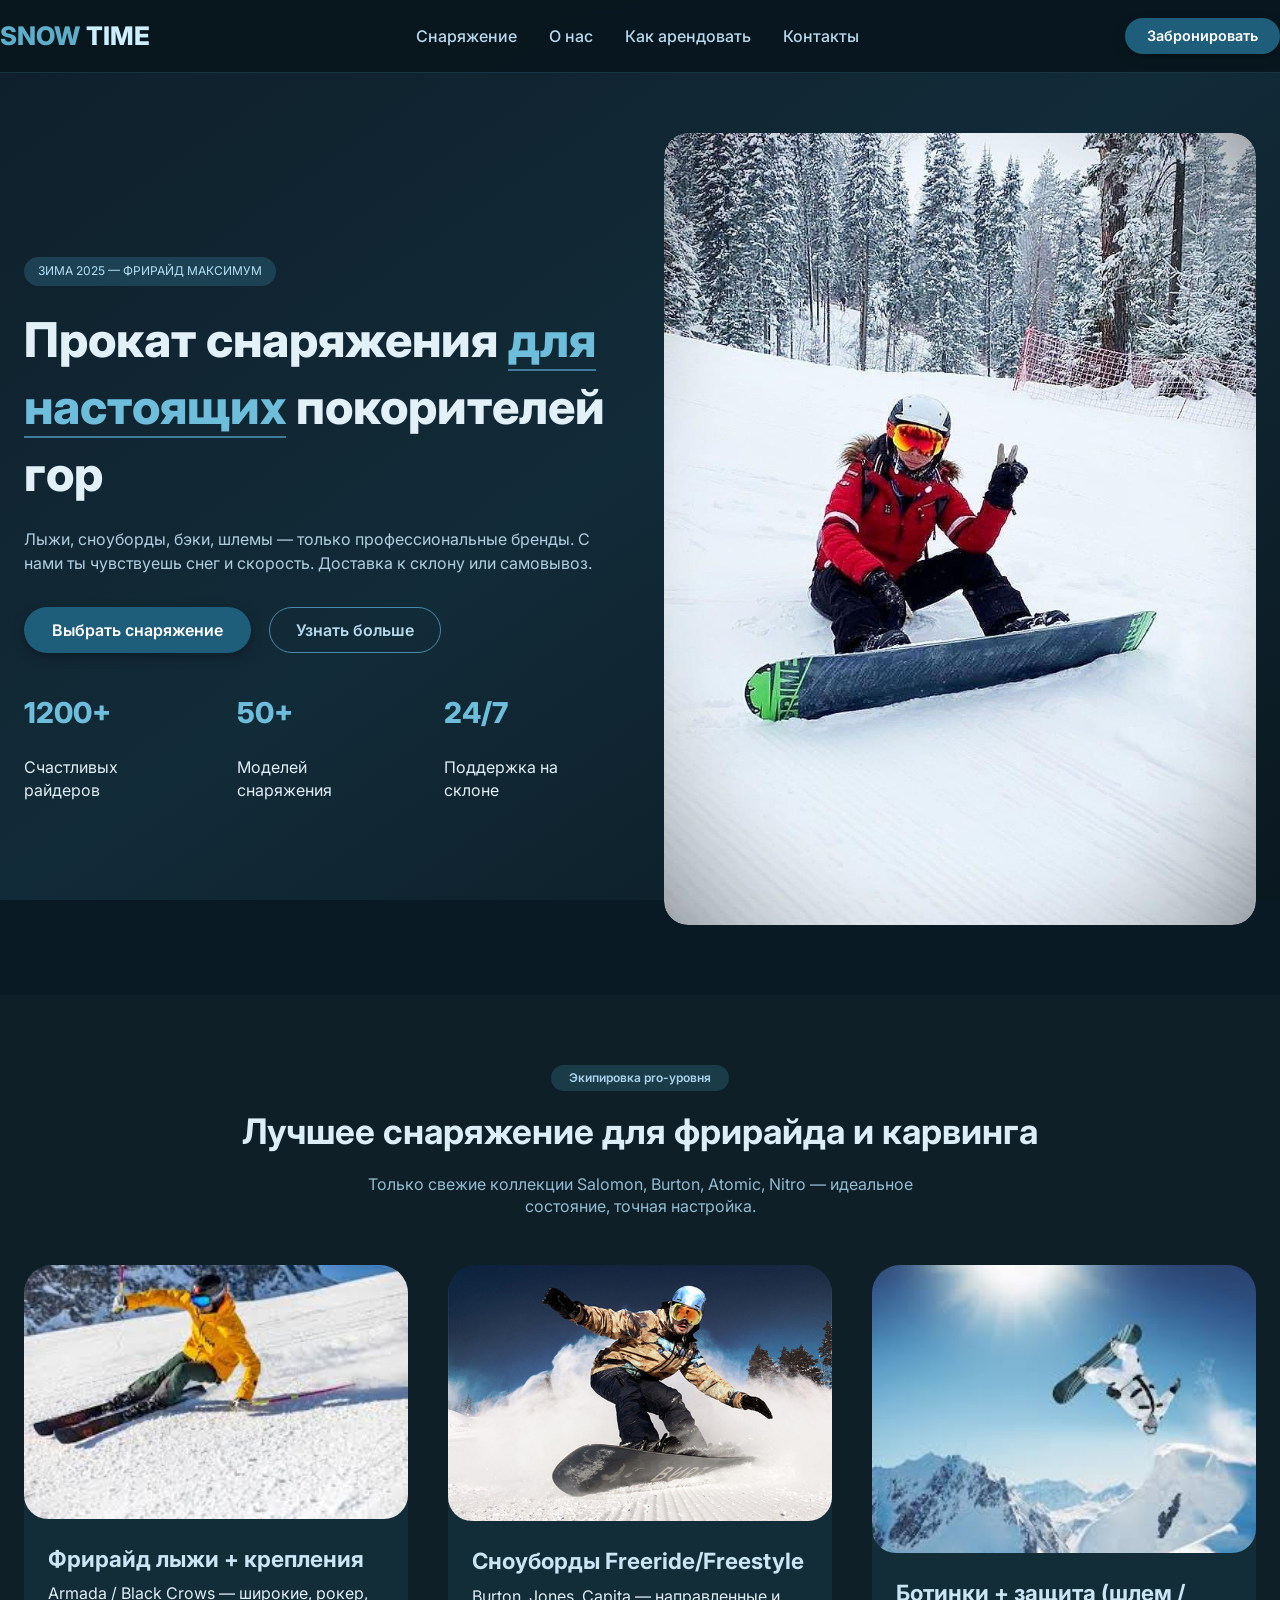
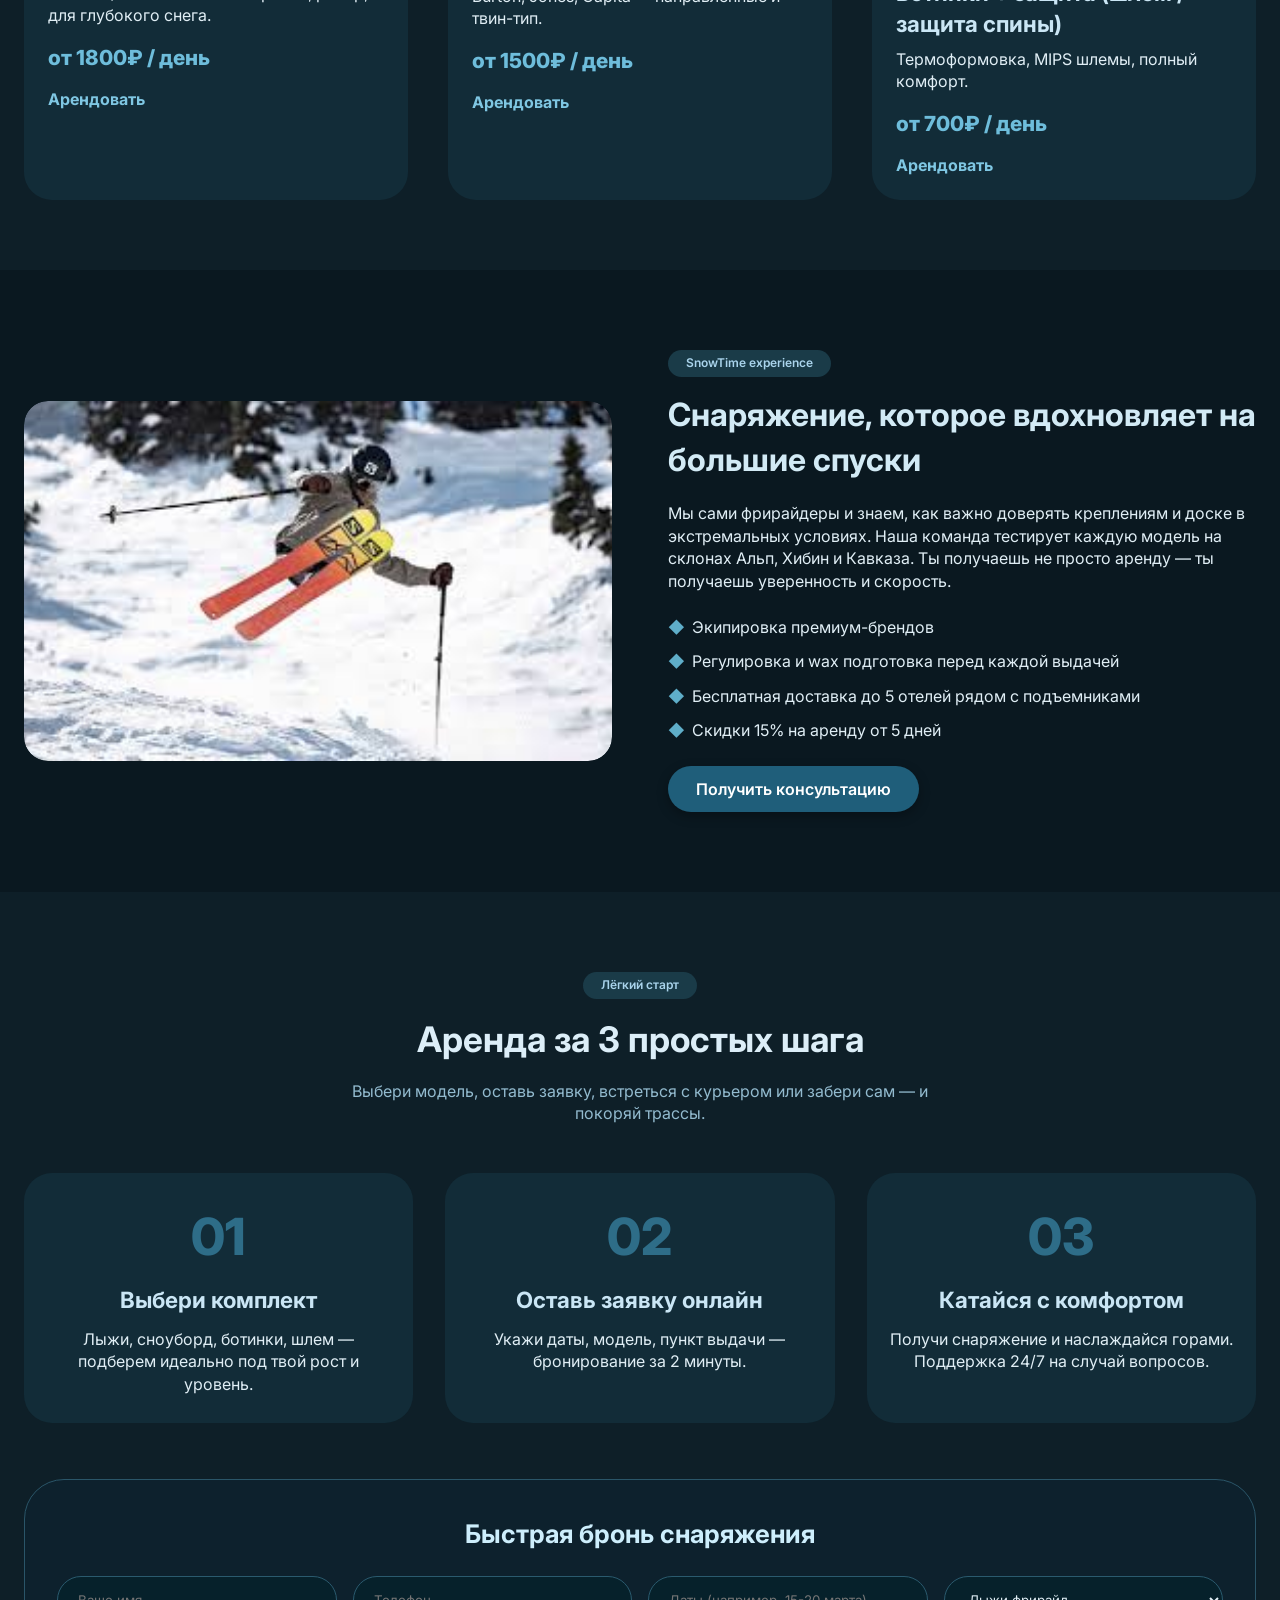
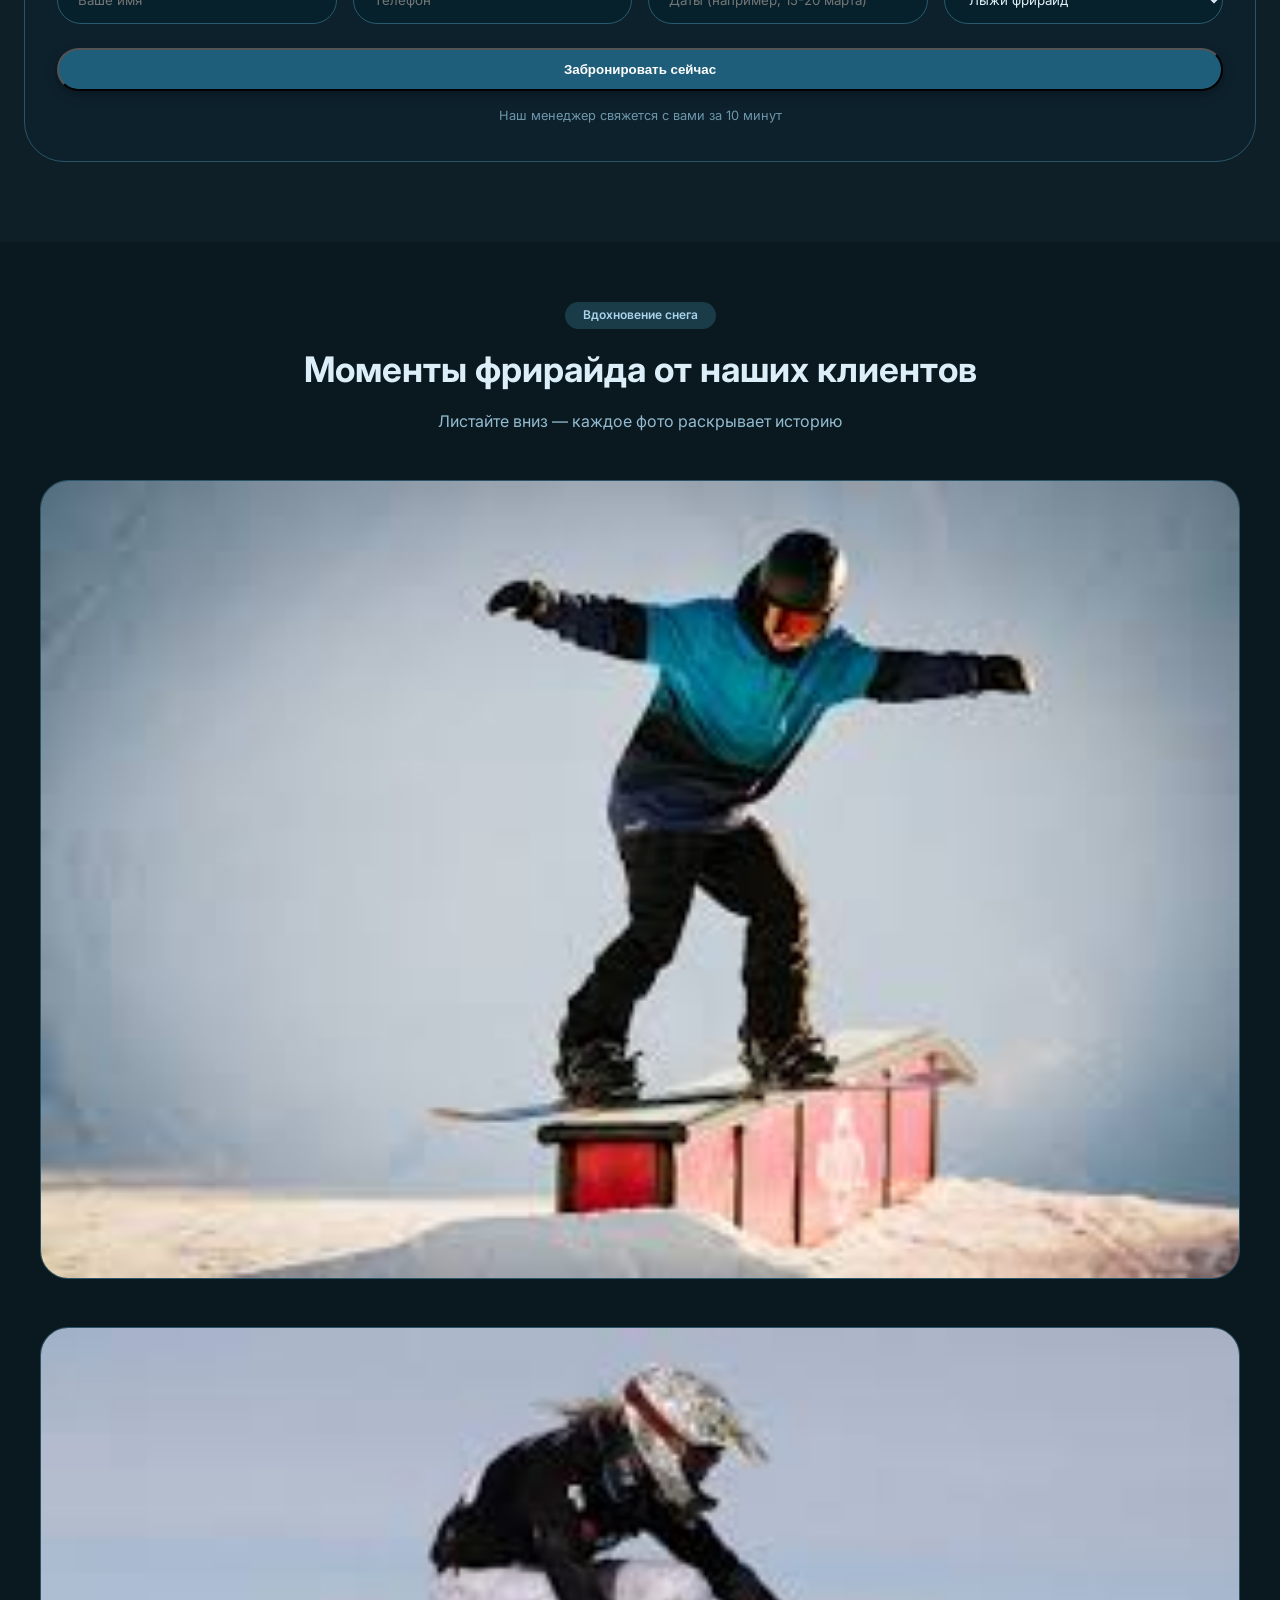
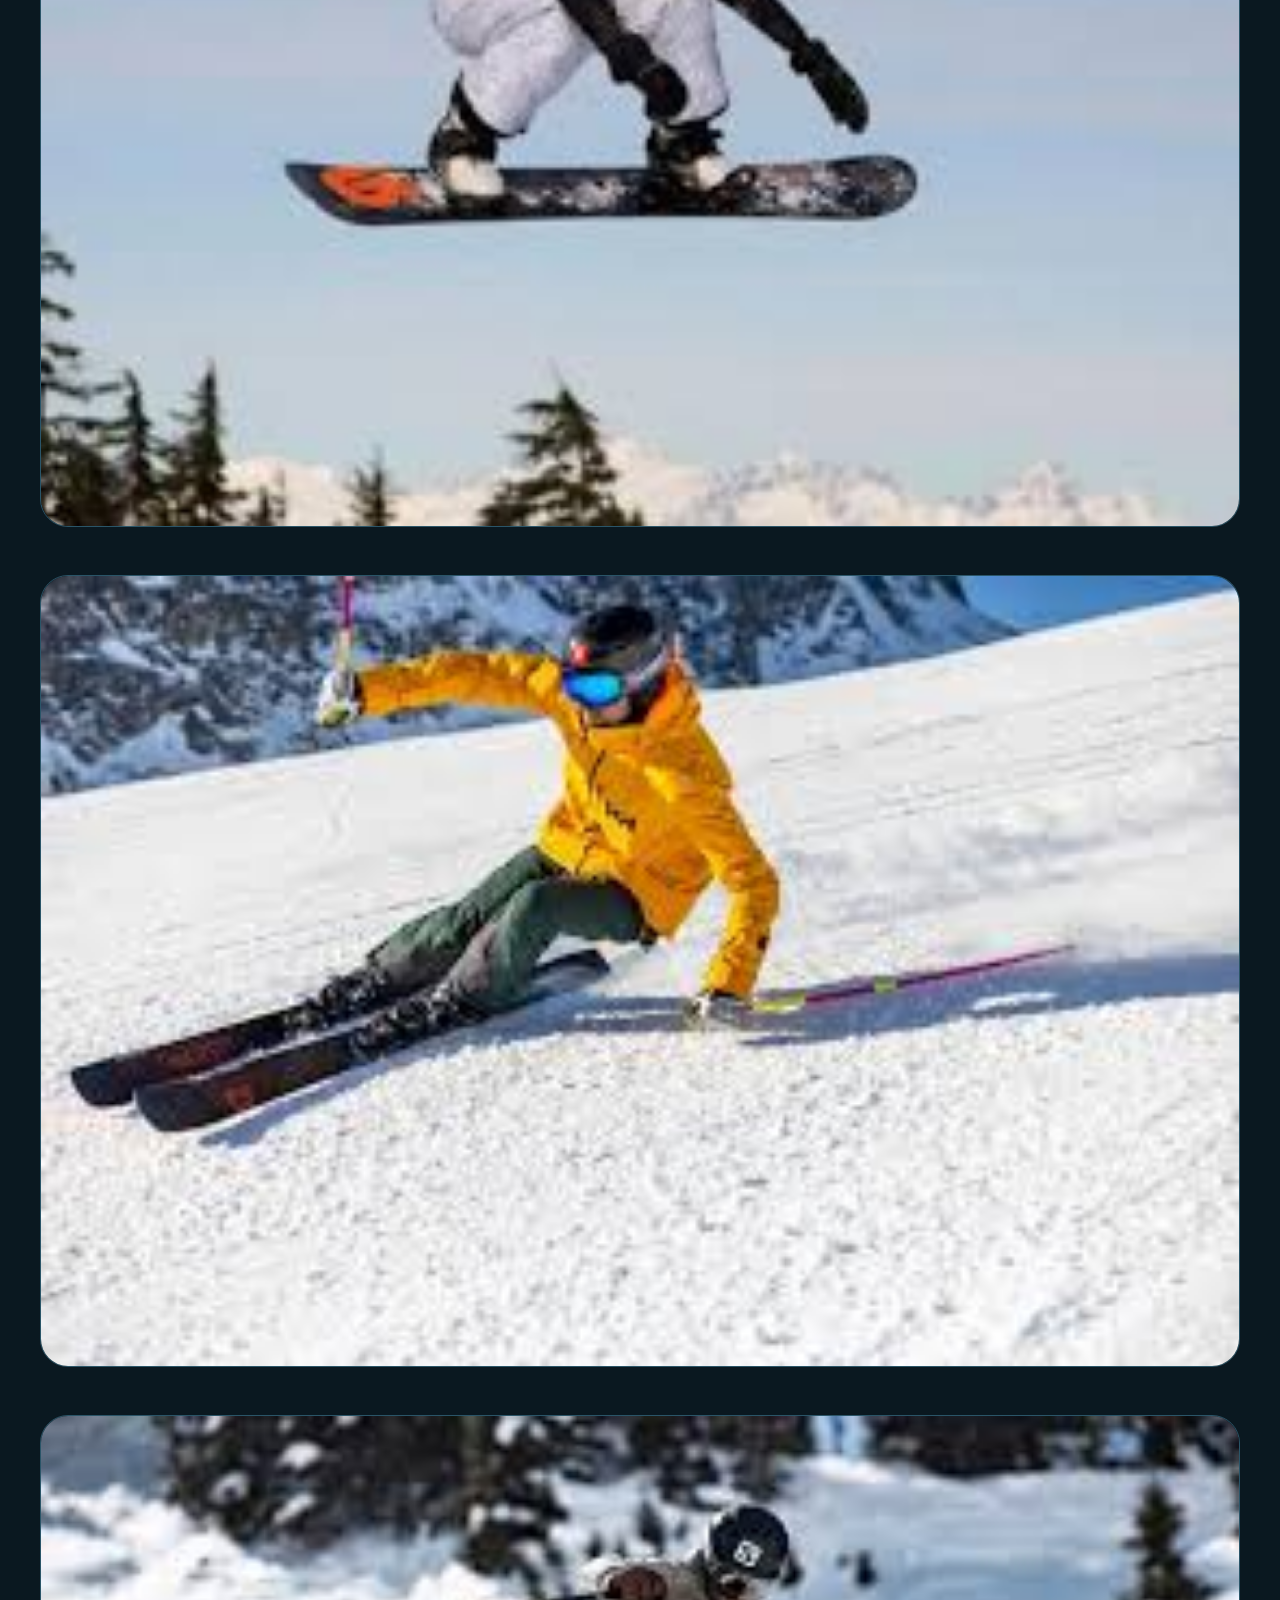
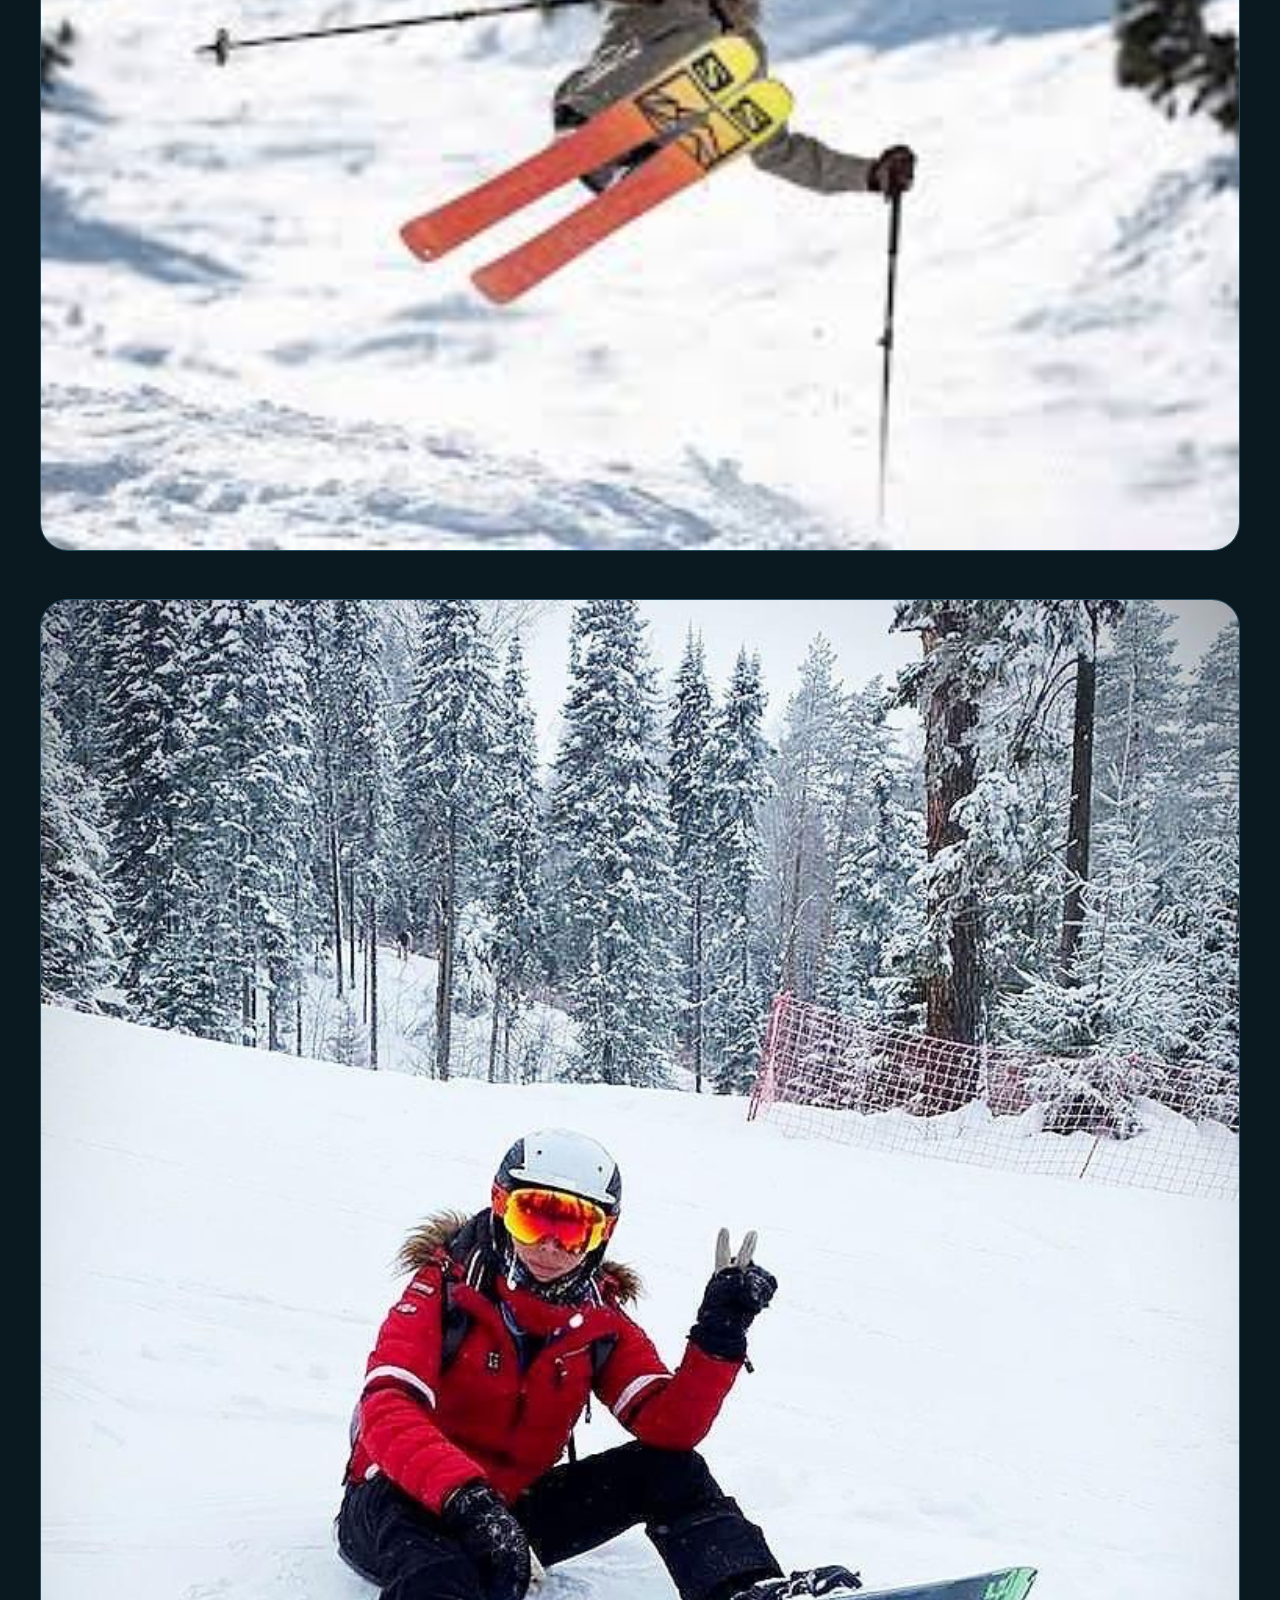
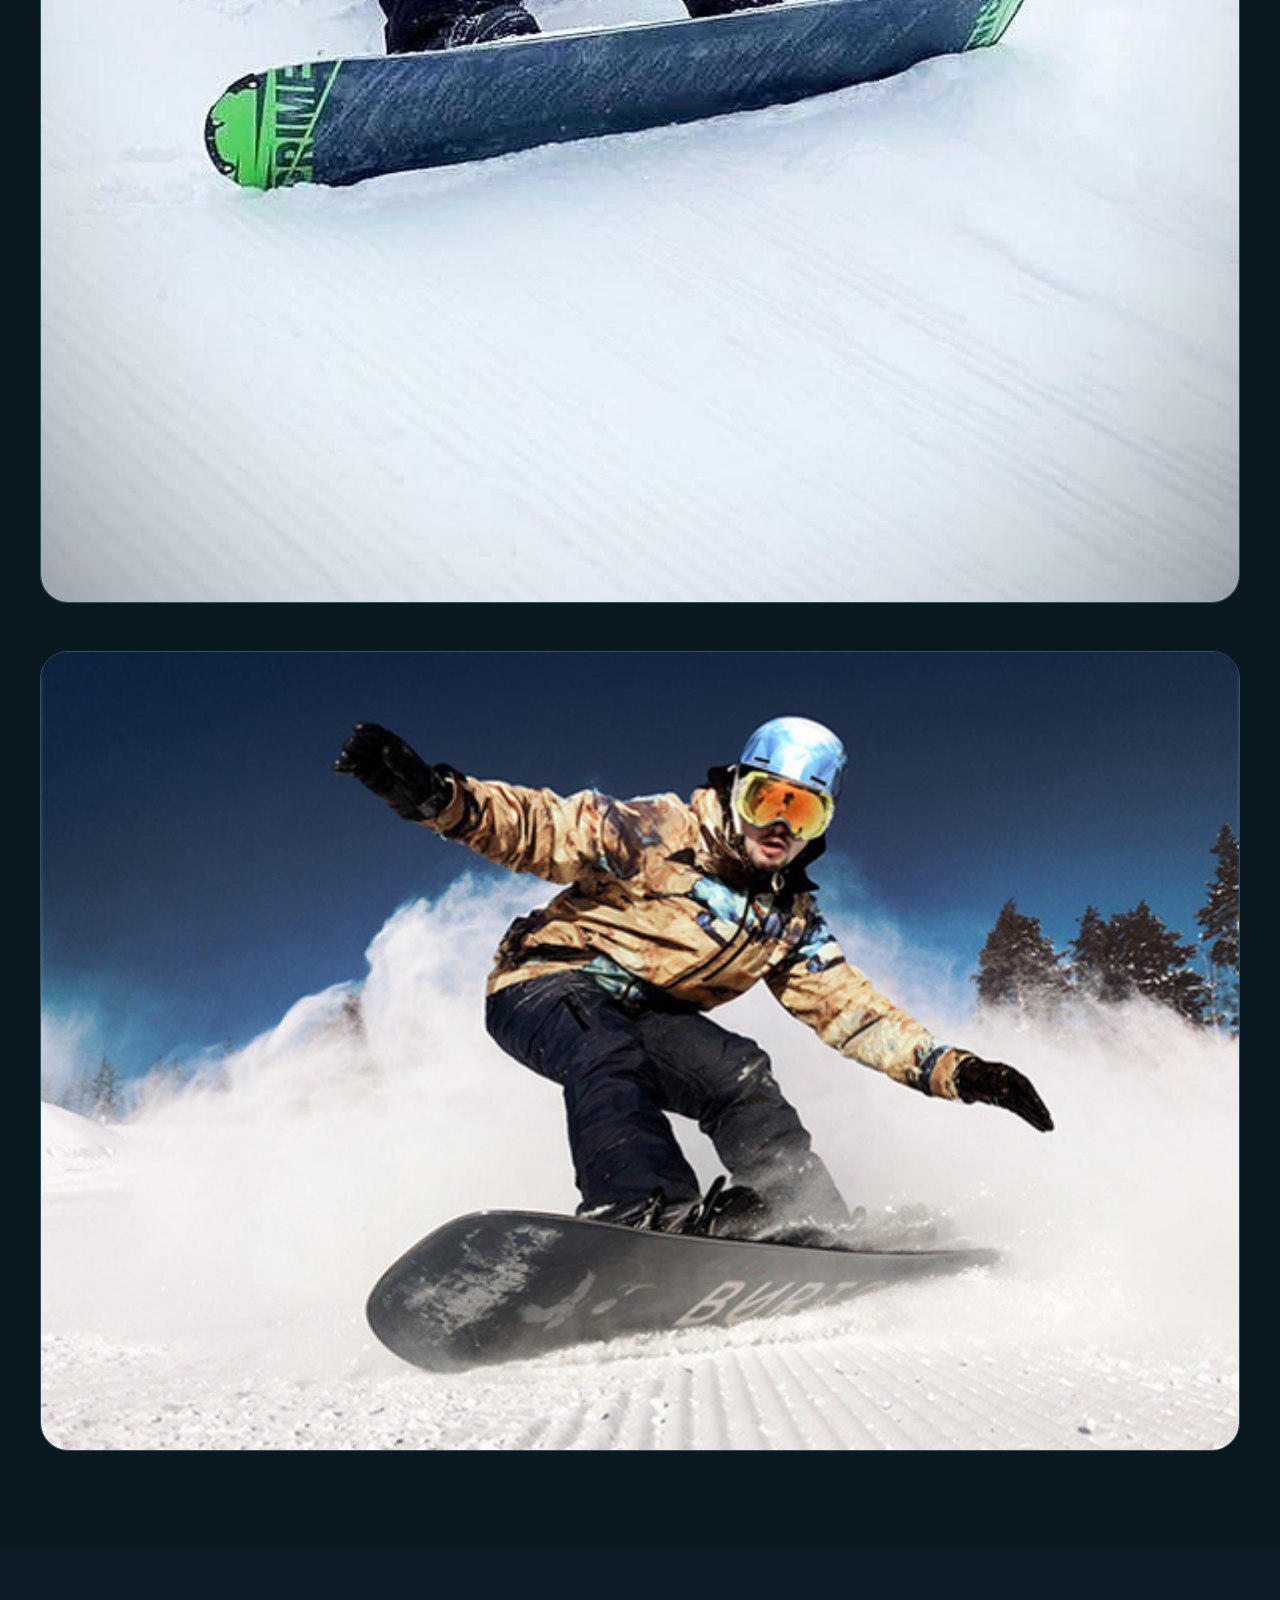
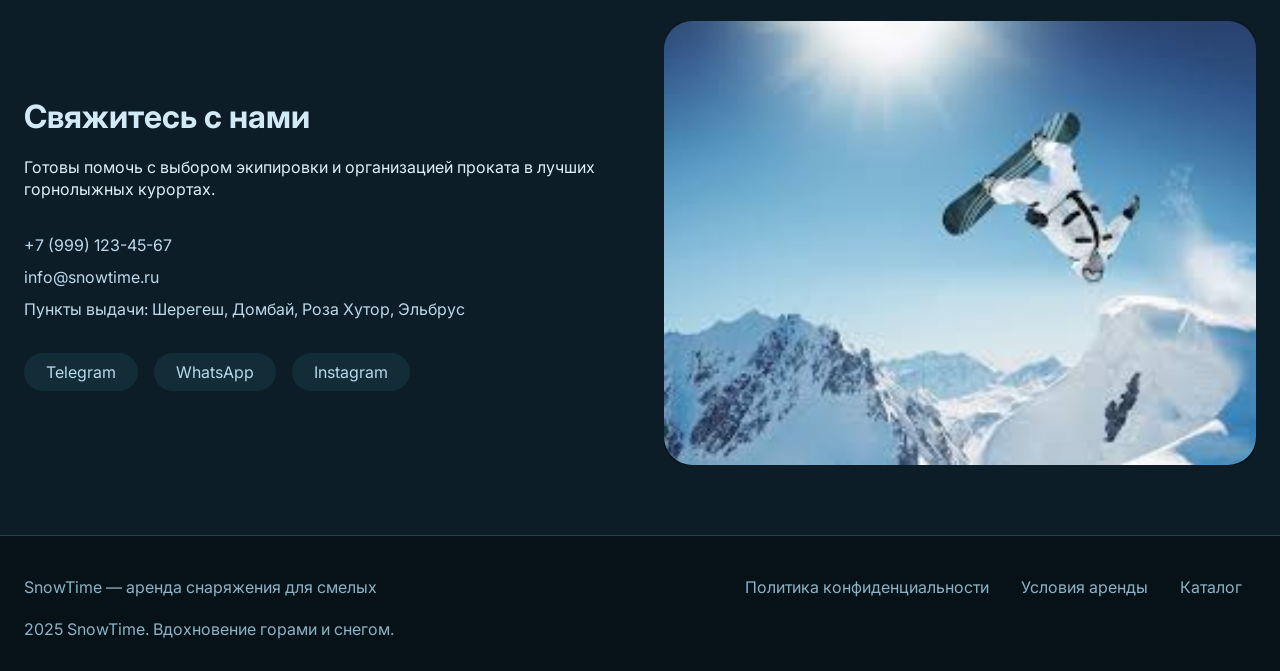
<file: index.html>
<!DOCTYPE html>
<html lang="ru">
<head>
    <meta charset="UTF-8">
    <meta name="viewport" content="width=device-width, initial-scale=1.0, user-scalable=yes">
    <title>SnowTime | Аренда горнолыжного снаряжения</title>
    <link rel="stylesheet" href="style.css">
    <link href="https://fonts.googleapis.com/css2?family=Inter:opsz,wght@14..32,300;14..32,400;14..32,600;14..32,700;14..32,800&display=swap" rel="stylesheet">
</head>
<body>

    <div id="imageModal" class="modal">
        <span class="modal-close">&times;</span>
        <img class="modal-content" id="modalImage">
    </div>

    <div class="snow-bg"></div>
    
    <header>
        <div class="container header-container">
            <div class="logo">
                <span class="logo-icon">SNOW</span>
                <span class="logo-text">TIME</span>
            </div>
            <nav>
                <ul class="nav-links">
                    <li><a href="#catalog">Снаряжение</a></li>
                    <li><a href="#about">О нас</a></li>
                    <li><a href="#rental">Как арендовать</a></li>
                    <li><a href="#contact">Контакты</a></li>
                </ul>
            </nav>
            <a href="#rental" class="btn-primary btn-small">Забронировать</a>
        </div>
    </header>

    <main>
        <section class="hero">
            <div class="container hero-grid">
                <div class="hero-content">
                    <span class="hero-tag">Зима 2025 — фрирайд максимум</span>
                    <h1>Прокат снаряжения <span class="highlight">для настоящих</span> покорителей гор</h1>
                    <p>Лыжи, сноуборды, бэки, шлемы — только профессиональные бренды. С нами ты чувствуешь снег и скорость. Доставка к склону или самовывоз.</p>
                    <div class="hero-buttons">
                        <a href="#catalog" class="btn-primary">Выбрать снаряжение</a>
                        <a href="#about" class="btn-outline">Узнать больше</a>
                    </div>
                    <div class="hero-stats">
                        <div><span>1200+</span><br>Счастливых райдеров</div>
                        <div><span>50+</span><br>Моделей снаряжения</div>
                        <div><span>24/7</span><br>Поддержка на склоне</div>
                    </div>
                </div>
                <div class="hero-image zoom-img">
                    <img src="photos/sn.jfif" alt="Сноубордист фрирайд" class="gallery-zoomable">
                </div>
            </div>
        </section>

        <section id="catalog" class="catalog">
            <div class="container">
                <div class="section-header">
                    <span class="section-subtitle">Экипировка pro-уровня</span>
                    <h2>Лучшее снаряжение для фрирайда и карвинга</h2>
                    <p>Только свежие коллекции Salomon, Burton, Atomic, Nitro — идеальное состояние, точная настройка.</p>
                </div>
                <div class="cards-grid">
                    <div class="equip-card">
                        <div class="card-img zoom-img">
                            <img src="photos/lsh.jfif" alt="Профессиональные горные лыжи" class="gallery-zoomable">
                        </div>
                        <div class="card-info">
                            <h3>Фрирайд лыжи + крепления</h3>
                            <p>Armada / Black Crows — широкие, рокер, для глубокого снега.</p>
                            <div class="price">от 1800₽ / день</div>
                            <a href="#rental" class="card-link">Арендовать</a>
                        </div>
                    </div>
                    <div class="equip-card">
                        <div class="card-img zoom-img">
                            <img src="photos/sn2.jpg" alt="Сноуборд фрирайд" class="gallery-zoomable">
                        </div>
                        <div class="card-info">
                            <h3>Сноуборды Freeride/Freestyle</h3>
                            <p>Burton, Jones, Capita — направленные и твин-тип.</p>
                            <div class="price">от 1500₽ / день</div>
                            <a href="#rental" class="card-link">Арендовать</a>
                        </div>
                    </div>
                    <div class="equip-card">
                        <div class="card-img zoom-img">
                            <img src="photos/sn3.jfif" alt="Защита и ботинки" class="gallery-zoomable">
                        </div>
                        <div class="card-info">
                            <h3>Ботинки + защита (шлем / защита спины)</h3>
                            <p>Термоформовка, MIPS шлемы, полный комфорт.</p>
                            <div class="price">от 700₽ / день</div>
                            <a href="#rental" class="card-link">Арендовать</a>
                        </div>
                    </div>
                </div>
            </div>
        </section>

        <section id="about" class="about">
            <div class="container about-grid">
                <div class="about-image zoom-img">
                    <img src="photos/lsh2.jfif" alt="Профессиональный лыжник" class="gallery-zoomable">
                </div>
                <div class="about-content">
                    <span class="section-subtitle white-sub">SnowTime experience</span>
                    <h2>Снаряжение, которое вдохновляет на большие спуски</h2>
                    <p>Мы сами фрирайдеры и знаем, как важно доверять креплениям и доске в экстремальных условиях. Наша команда тестирует каждую модель на склонах Альп, Хибин и Кавказа. Ты получаешь не просто аренду — ты получаешь уверенность и скорость.</p>
                    <ul class="about-list">
                        <li>Экипировка премиум-брендов</li>
                        <li>Регулировка и wax подготовка перед каждой выдачей</li>
                        <li>Бесплатная доставка до 5 отелей рядом с подъемниками</li>
                        <li>Скидки 15% на аренду от 5 дней</li>
                    </ul>
                    <a href="#rental" class="btn-primary">Получить консультацию</a>
                </div>
            </div>
        </section>

        <section id="rental" class="steps">
            <div class="container">
                <div class="section-header">
                    <span class="section-subtitle">Лёгкий старт</span>
                    <h2>Аренда за 3 простых шага</h2>
                    <p>Выбери модель, оставь заявку, встреться с курьером или забери сам — и покоряй трассы.</p>
                </div>
                <div class="steps-grid">
                    <div class="step-card">
                        <div class="step-number">01</div>
                        <h3>Выбери комплект</h3>
                        <p>Лыжи, сноуборд, ботинки, шлем — подберем идеально под твой рост и уровень.</p>
                    </div>
                    <div class="step-card">
                        <div class="step-number">02</div>
                        <h3>Оставь заявку онлайн</h3>
                        <p>Укажи даты, модель, пункт выдачи — бронирование за 2 минуты.</p>
                    </div>
                    <div class="step-card">
                        <div class="step-number">03</div>
                        <h3>Катайся с комфортом</h3>
                        <p>Получи снаряжение и наслаждайся горами. Поддержка 24/7 на случай вопросов.</p>
                    </div>
                </div>
                <div class="rental-form-card">
                    <h3>Быстрая бронь снаряжения</h3>
                    <form class="simple-form">
                        <div class="form-row">
                            <input type="text" placeholder="Ваше имя" required>
                            <input type="tel" placeholder="Телефон" required>
                            <input type="text" placeholder="Даты (например, 15-20 марта)">
                            <select>
                                <option>Лыжи фрирайд</option>
                                <option>Сноуборд фрирайд</option>
                                <option>Комплект (лыжи+ботинки+шлем)</option>
                                <option>Сноуборд комплект</option>
                            </select>
                        </div>
                        <button type="submit" class="btn-primary submit-btn">Забронировать сейчас</button>
                        <p class="form-note">Наш менеджер свяжется с вами за 10 минут</p>
                    </form>
                </div>
            </div>
        </section>

        <section class="gallery-stacked">
            <div class="container">
                <div class="section-header">
                    <span class="section-subtitle">Вдохновение снега</span>
                    <h2>Моменты фрирайда от наших клиентов</h2>
                    <p>Листайте вниз — каждое фото раскрывает историю</p>
                </div>
                <div class="stacked-gallery">
                    <div class="stack-item">
                        <img src="photos/sn4.jfif" alt="Сноубордист в горах" class="gallery-zoomable">
                        <div class="stack-caption">Илья, спуск по целине, Шерегеш</div>
                    </div>
                    <div class="stack-item">
                        <img src="photos/sn5.jfif" alt="Сноубордист фристайл" class="gallery-zoomable">
                        <div class="stack-caption">Анна, первый фрирайд, Домбай</div>
                    </div>
                    <div class="stack-item">
                        <img src="photos/lsh.jfif" alt="Профессиональный лыжник" class="gallery-zoomable">
                        <div class="stack-caption">Команда SnowTime, Роза Хутор</div>
                    </div>
                    <div class="stack-item">
                        <img src="photos/lsh2.jfif" alt="Лыжник фрирайд" class="gallery-zoomable">
                        <div class="stack-caption">Максим, карвинг на закате</div>
                    </div>
                    <div class="stack-item">
                        <img src="photos/sn.jfif" alt="Сноубордист прыжок" class="gallery-zoomable">
                        <div class="stack-caption">Егор, паудер-день, Эльбрус</div>
                    </div>
                    <div class="stack-item">
                        <img src="photos/sn2.jpg" alt="Группа райдеров" class="gallery-zoomable">
                        <div class="stack-caption">Фрирайд-туры с SnowTime</div>
                    </div>
                </div>
            </div>
        </section>

        <section id="contact" class="contact">
            <div class="container contact-grid">
                <div class="contact-info">
                    <h2>Свяжитесь с нами</h2>
                    <p>Готовы помочь с выбором экипировки и организацией проката в лучших горнолыжных курортах.</p>
                    <div class="contact-details">
                        <div>+7 (999) 123-45-67</div>
                        <div>info@snowtime.ru</div>
                        <div>Пункты выдачи: Шерегеш, Домбай, Роза Хутор, Эльбрус</div>
                    </div>
                    <div class="socials">
                        <span>Telegram</span>
                        <span>WhatsApp</span>
                        <span>Instagram</span>
                    </div>
                </div>
                <div class="contact-map zoom-img">
                    <img src="photos/sn3.jfif" alt="Горнолыжный курорт" class="gallery-zoomable">
                </div>
            </div>
        </section>
    </main>

    <footer>
        <div class="container footer-container">
            <div class="footer-logo">SnowTime — аренда снаряжения для смелых</div>
            <div class="footer-links">
                <a href="#">Политика конфиденциальности</a>
                <a href="#">Условия аренды</a>
                <a href="#catalog">Каталог</a>
            </div>
            <div class="footer-copy">2025 SnowTime. Вдохновение горами и снегом.</div>
        </div>
    </footer>

    <script>
        const modal = document.getElementById('imageModal');
        const modalImg = document.getElementById('modalImage');
        const closeBtn = document.querySelector('.modal-close');

        function openModal(imgSrc) {
            modal.style.display = 'flex';
            modalImg.src = imgSrc;
            document.body.style.overflow = 'hidden';
        }

        function closeModal() {
            modal.style.display = 'none';
            document.body.style.overflow = 'auto';
        }

        document.querySelectorAll('.gallery-zoomable').forEach(img => {
            img.addEventListener('click', function(e) {
                e.stopPropagation();
                openModal(this.src);
            });
        });

        closeBtn.addEventListener('click', closeModal);
        modal.addEventListener('click', function(e) {
            if (e.target === modal) closeModal();
        });

        const observerOptions = {
            threshold: 0.2,
            rootMargin: '0px 0px -50px 0px'
        };

        const observer = new IntersectionObserver((entries) => {
            entries.forEach(entry => {
                if (entry.isIntersecting) {
                    entry.target.classList.add('visible');
                }
            });
        }, observerOptions);

        document.querySelectorAll('.stack-item, .equip-card, .step-card, .about-grid > *').forEach(el => {
            observer.observe(el);
        });
    </script>
</body>
</html>
</file>
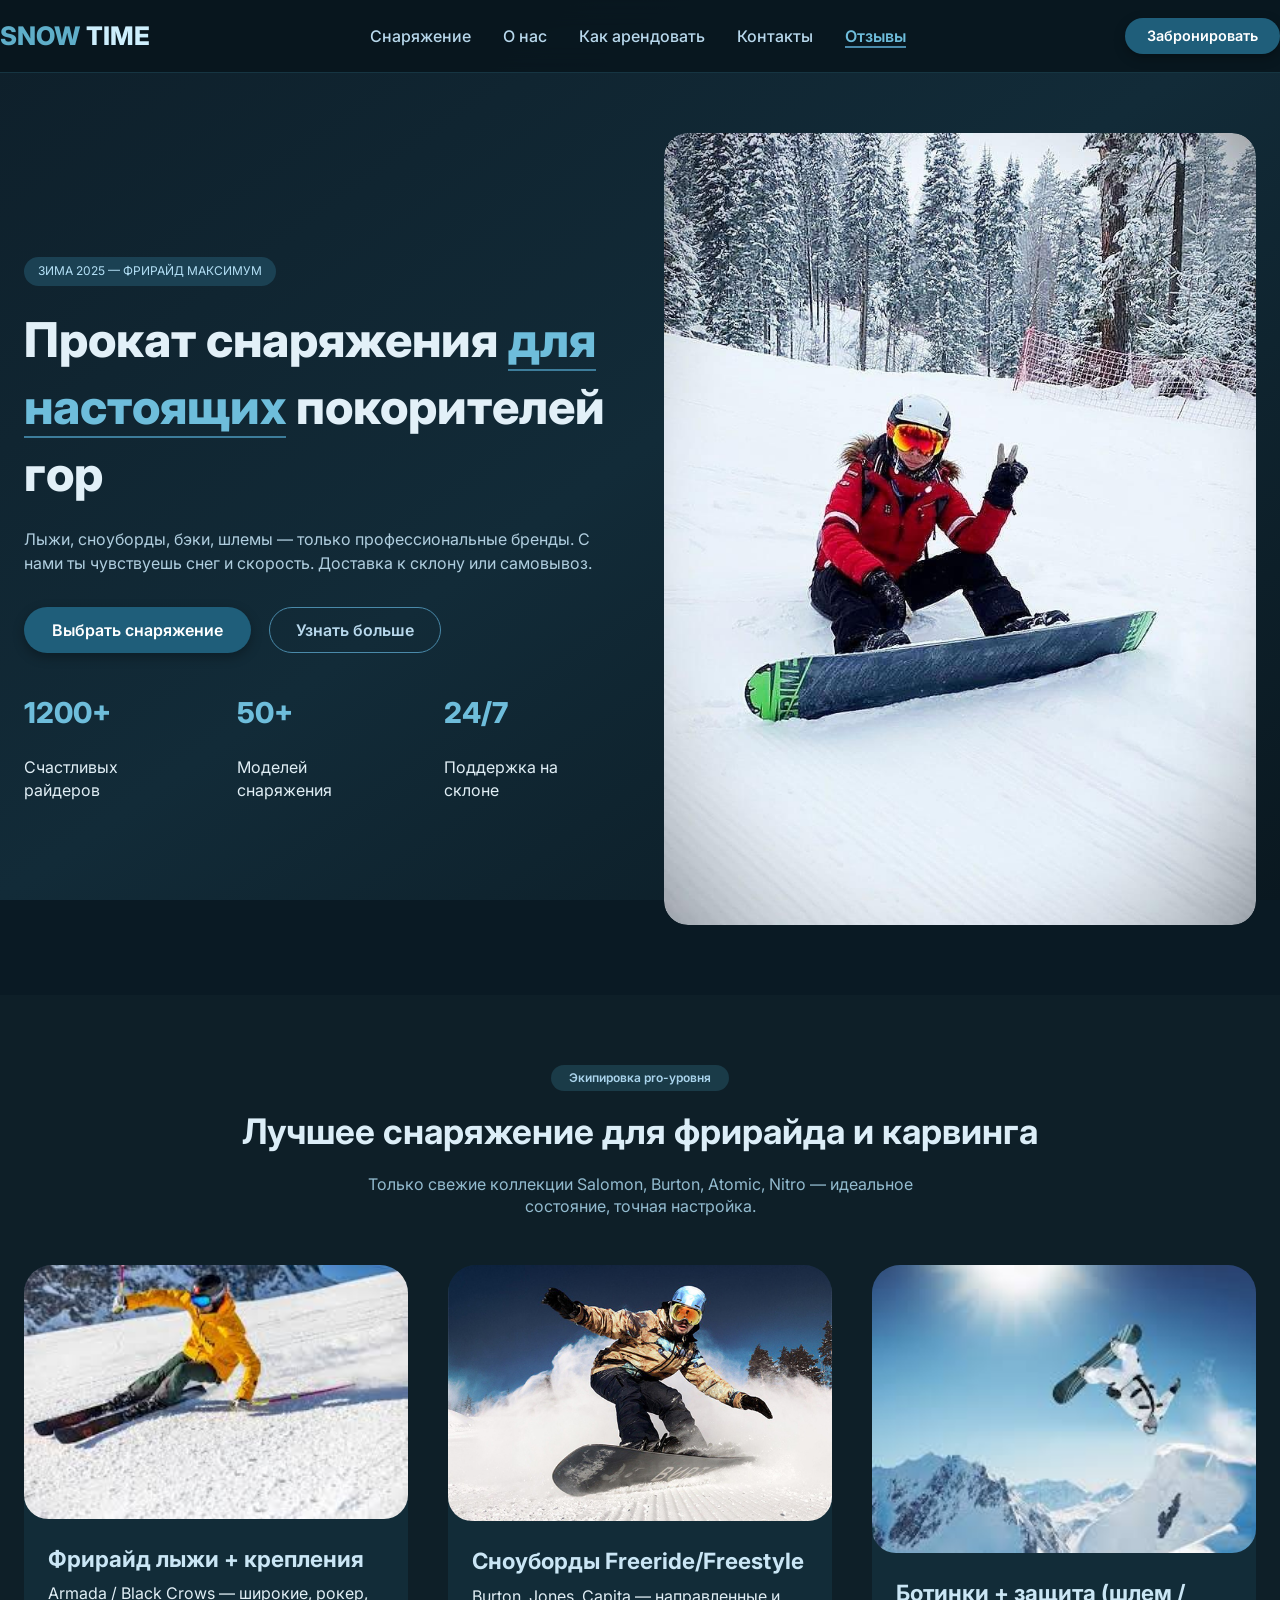
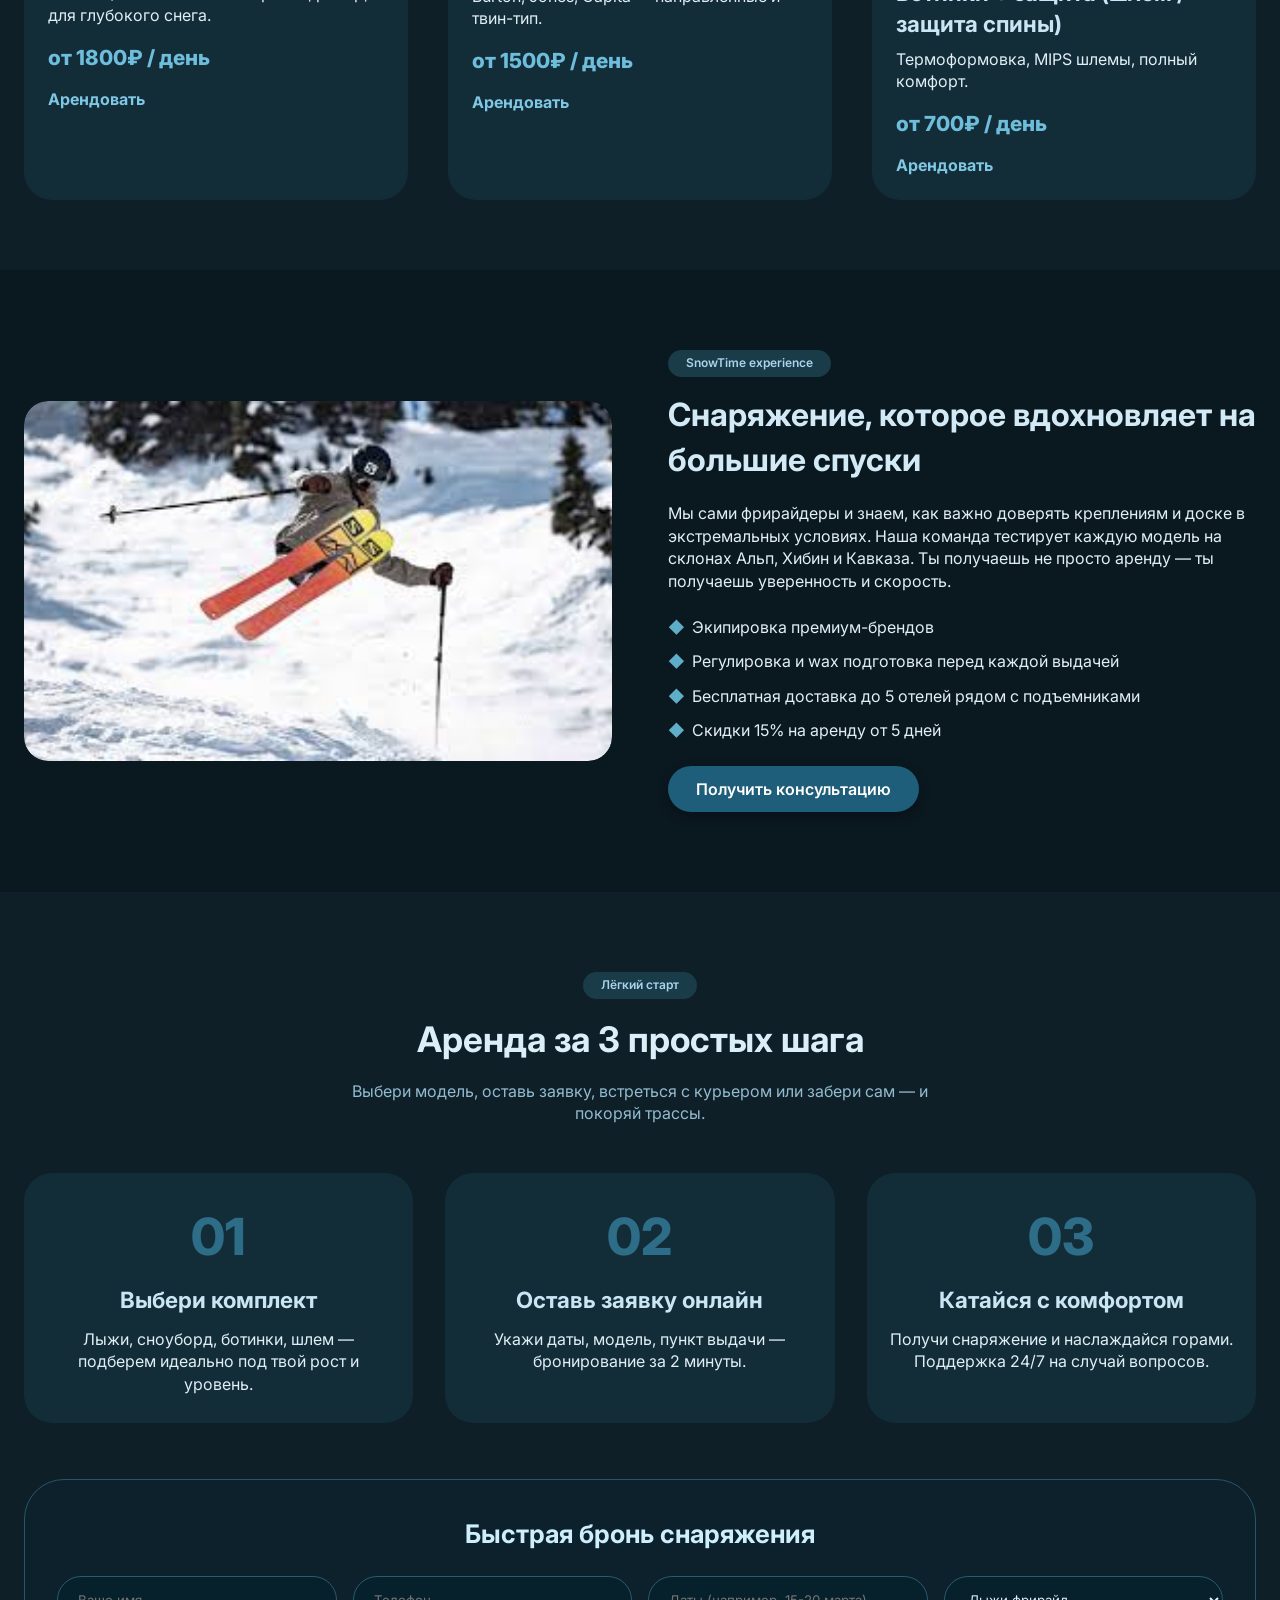
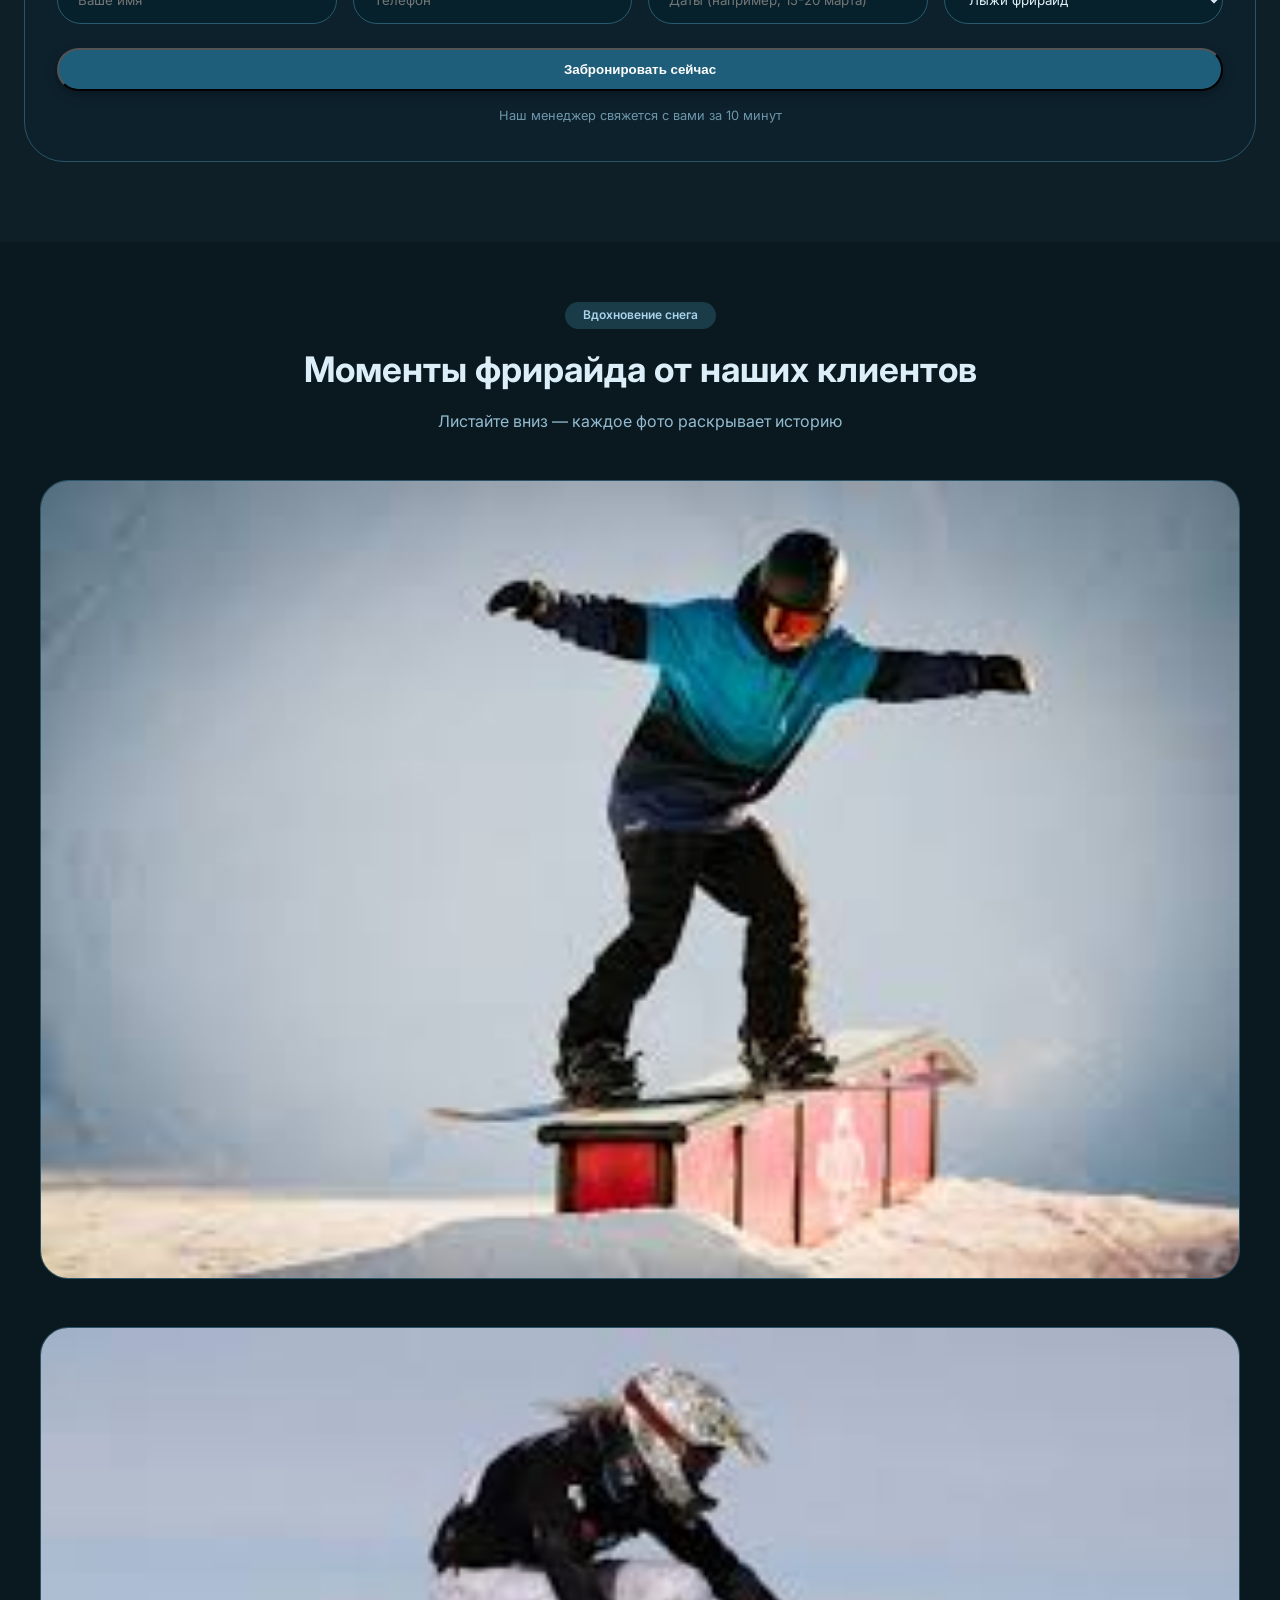
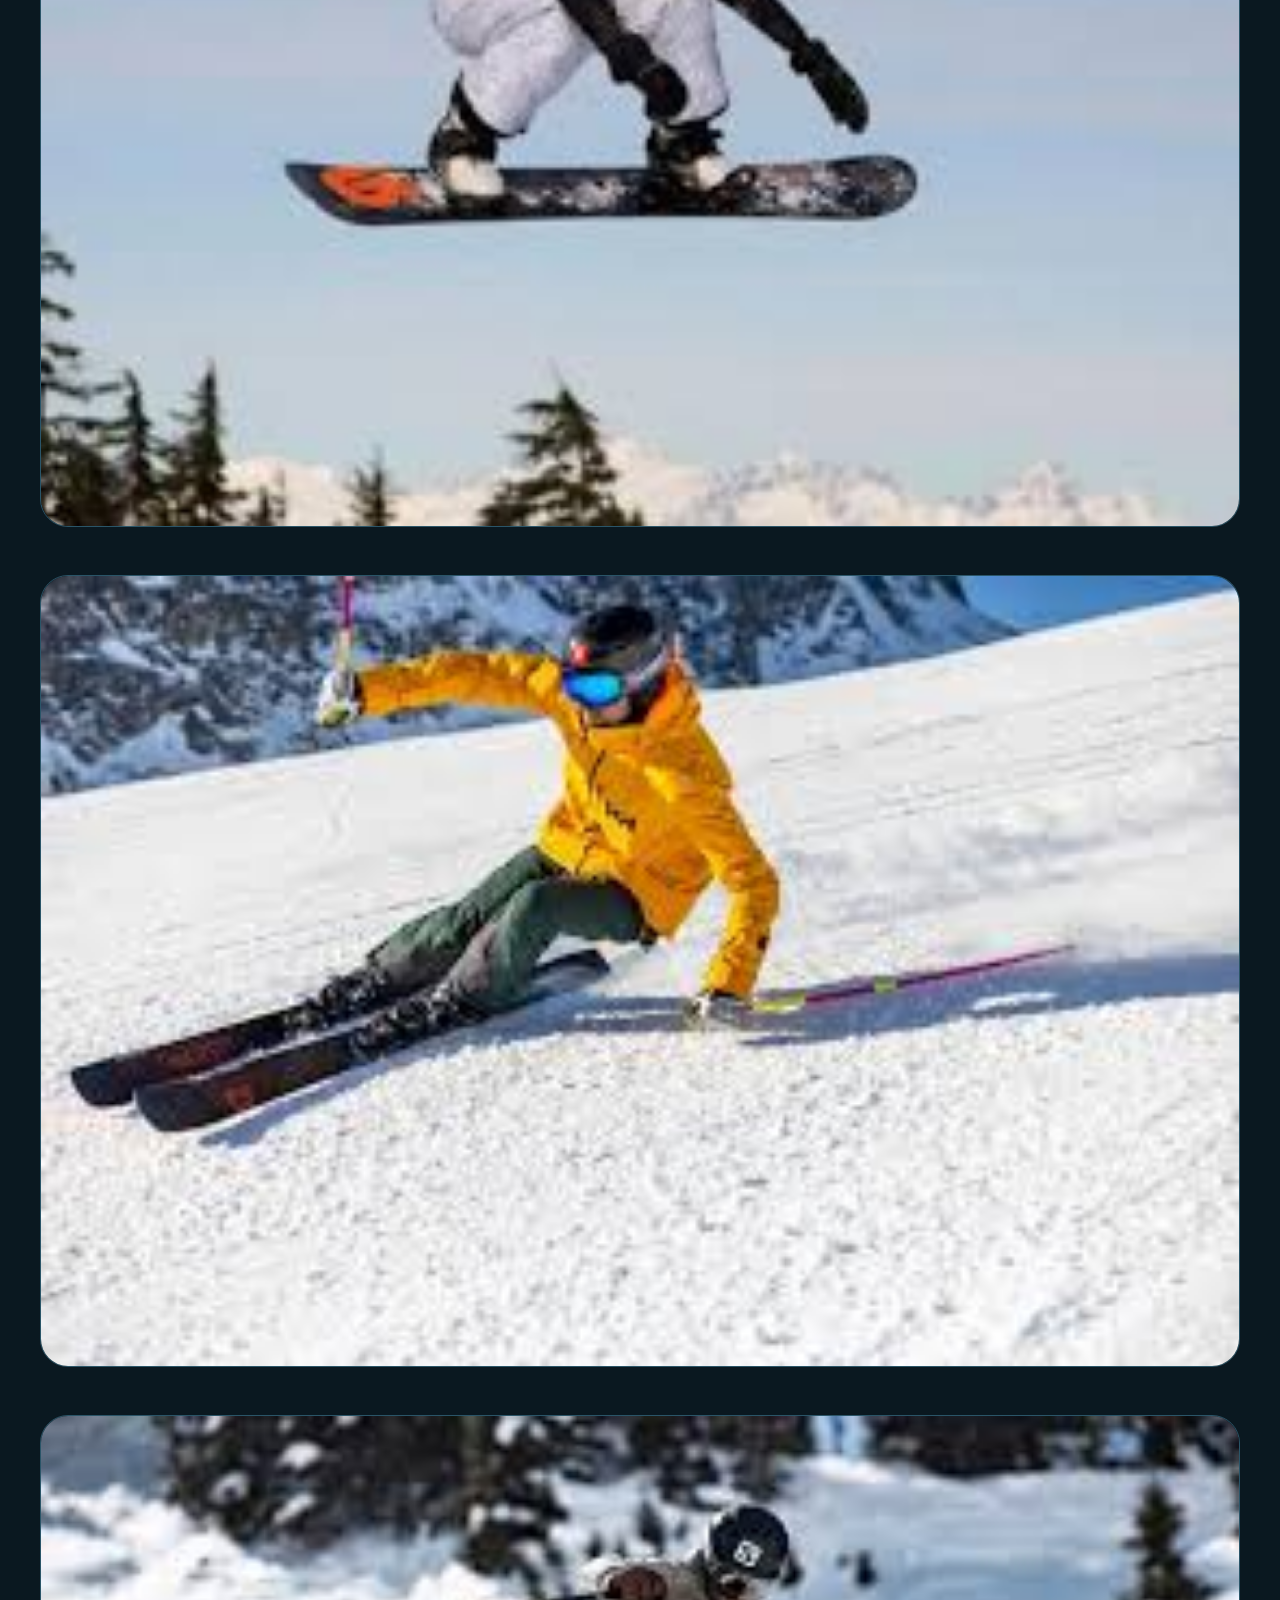
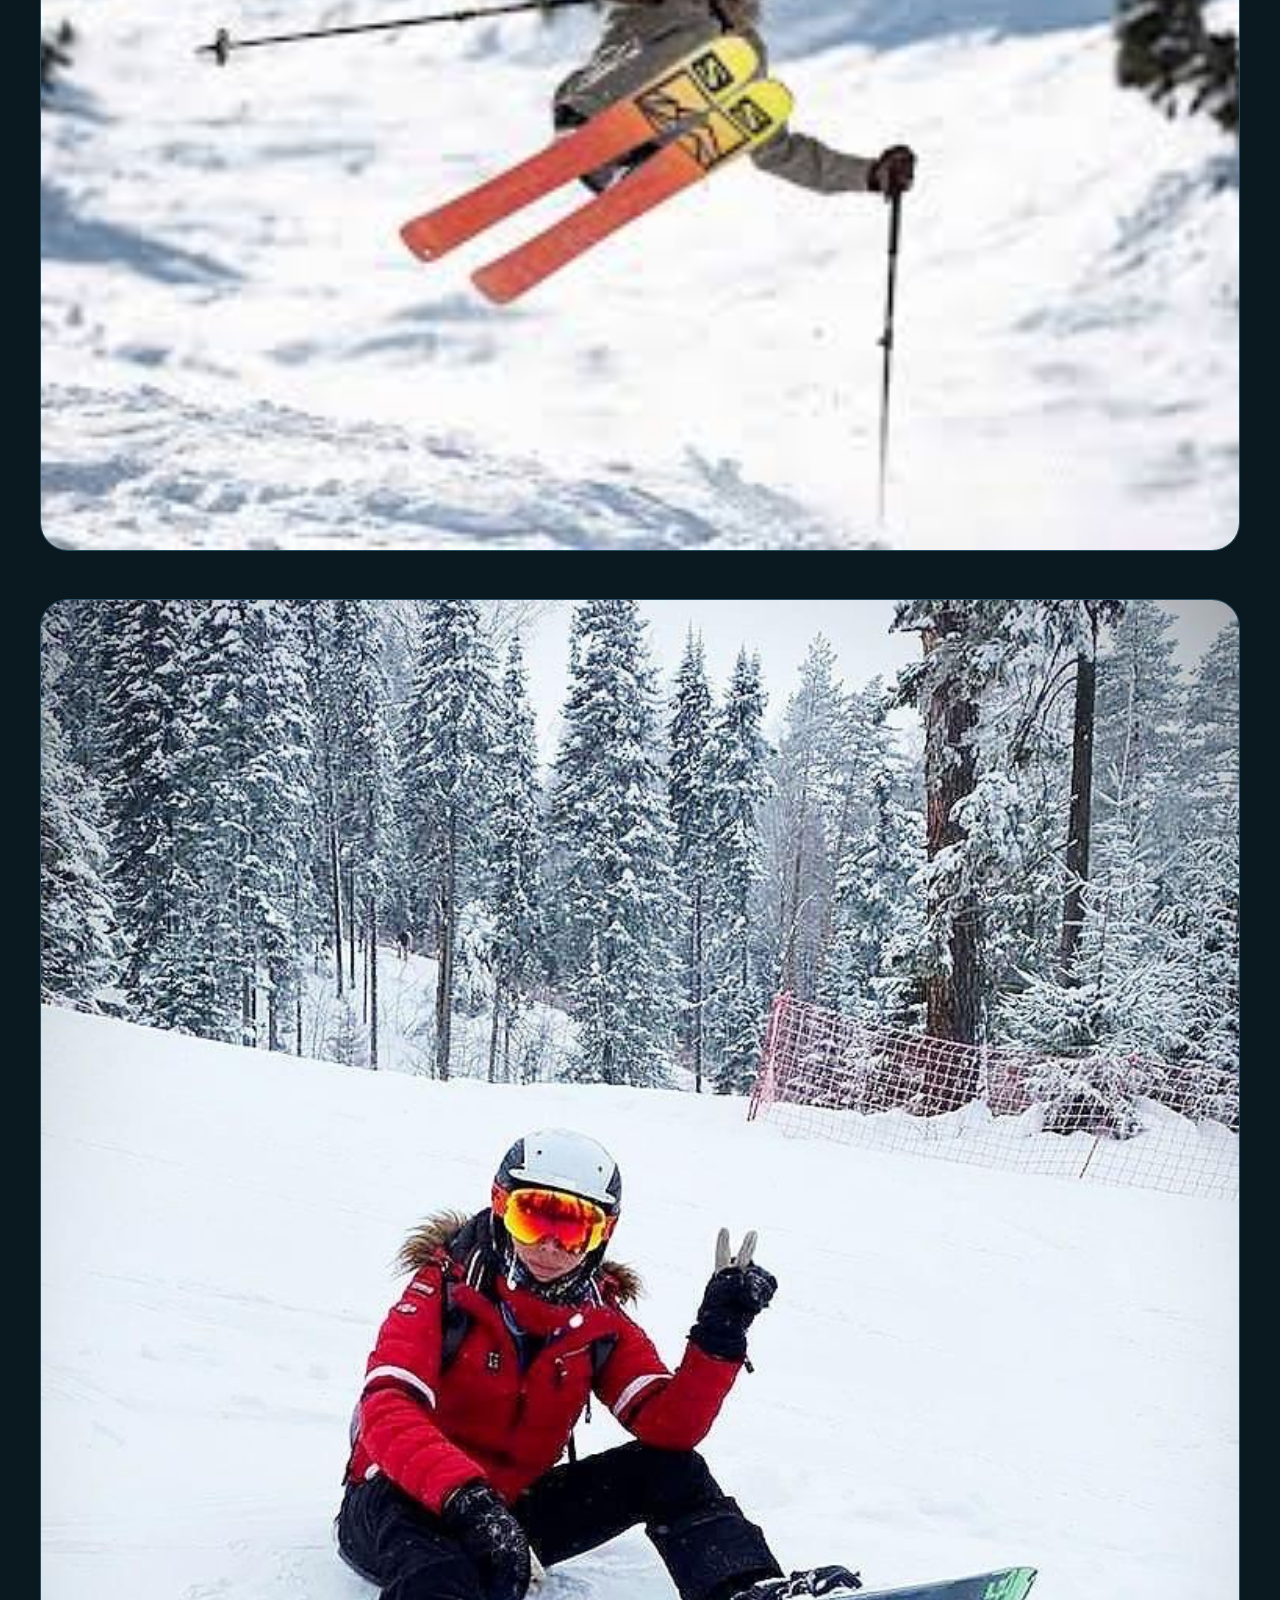
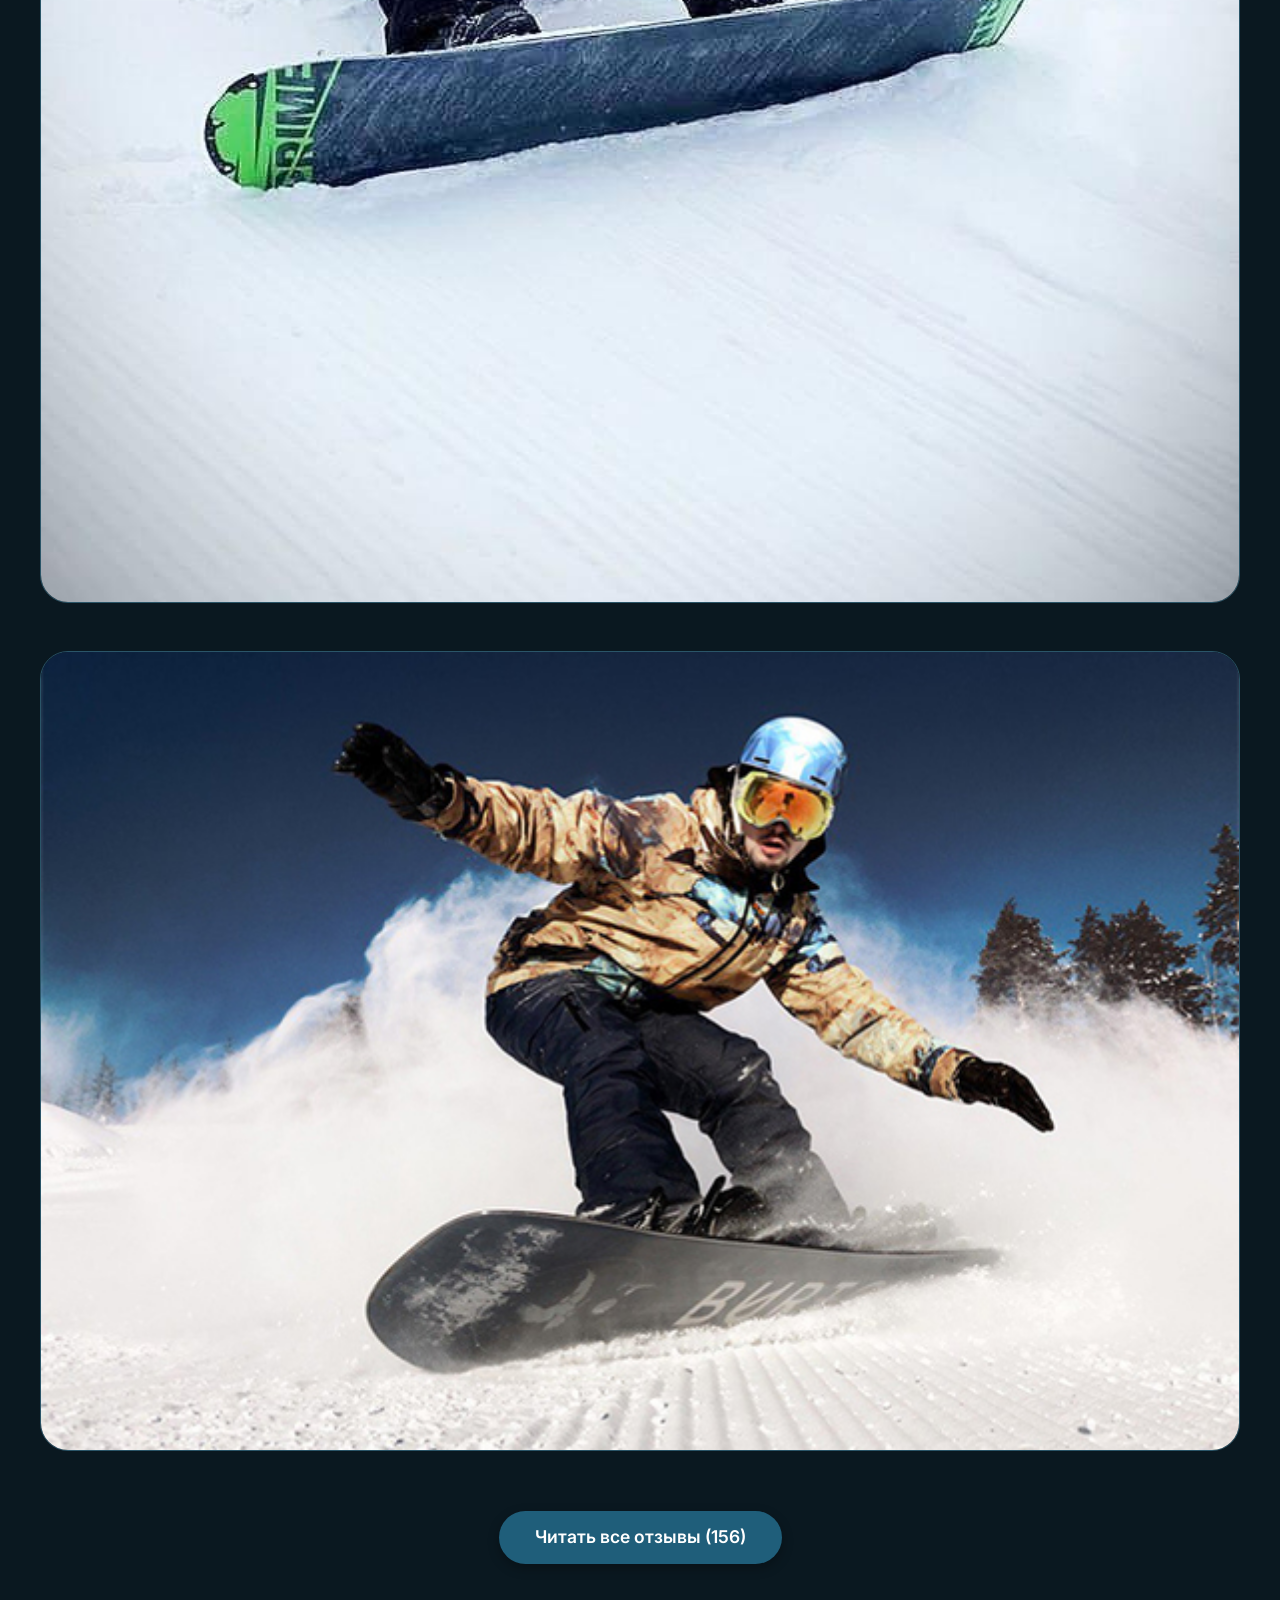
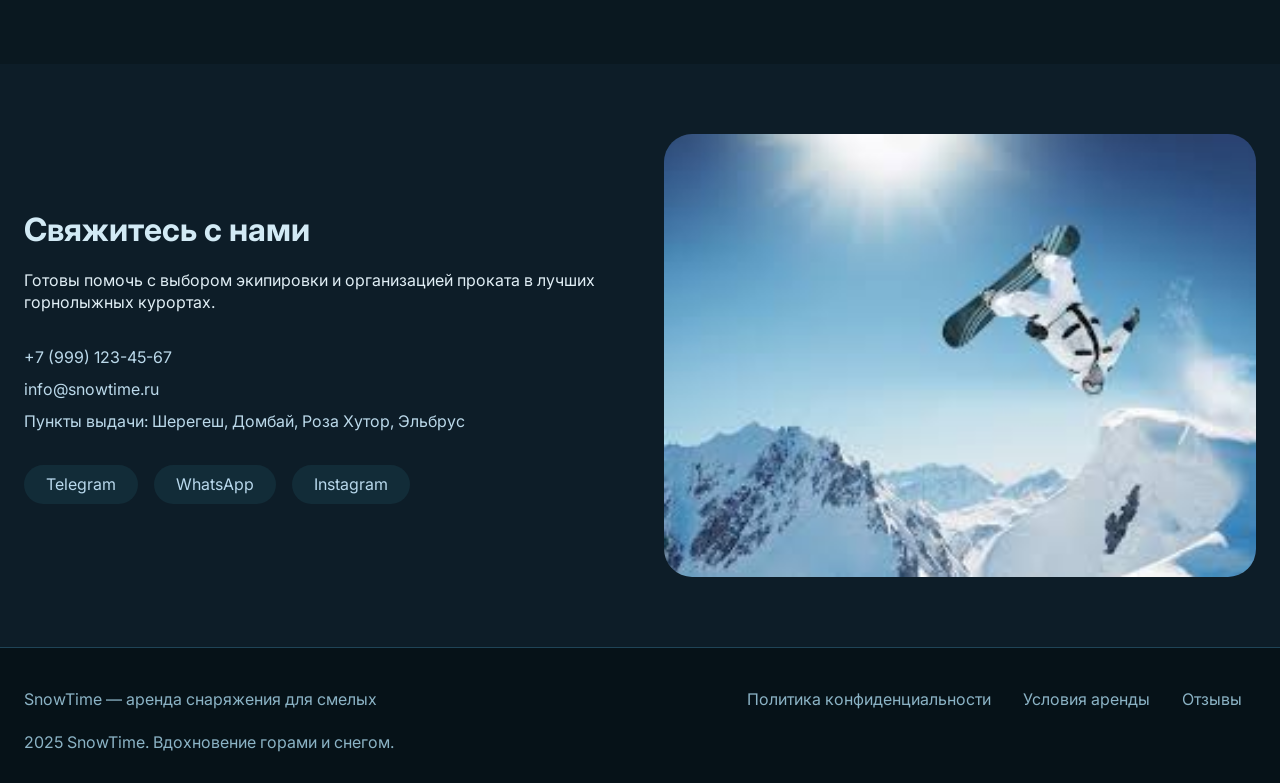
<file: SnowTime/index.html>
<!DOCTYPE html>
<html lang="ru">
<head>
    <meta charset="UTF-8">
    <meta name="viewport" content="width=device-width, initial-scale=1.0, user-scalable=yes">
    <title>SnowTime | Аренда горнолыжного снаряжения</title>
    <link rel="stylesheet" href="style.css">
    <link href="https://fonts.googleapis.com/css2?family=Inter:opsz,wght@14..32,300;14..32,400;14..32,600;14..32,700;14..32,800&display=swap" rel="stylesheet">
</head>
<body>

    <div id="imageModal" class="modal">
        <span class="modal-close">&times;</span>
        <img class="modal-content" id="modalImage">
    </div>

    <div class="snow-bg"></div>
    
    <header>
        <div class="container header-container">
            <div class="logo">
                <span class="logo-icon">SNOW</span>
                <span class="logo-text">TIME</span>
            </div>
            <nav>
                <ul class="nav-links">
                    <li><a href="#catalog">Снаряжение</a></li>
                    <li><a href="#about">О нас</a></li>
                    <li><a href="#rental">Как арендовать</a></li>
                    <li><a href="#contact">Контакты</a></li>
                    <li><a href="reviews.html" class="reviews-nav-link">Отзывы</a></li>
                </ul>
            </nav>
            <a href="#rental" class="btn-primary btn-small">Забронировать</a>
        </div>
    </header>

    <main>
        <section class="hero">
            <div class="container hero-grid">
                <div class="hero-content">
                    <span class="hero-tag">Зима 2025 — фрирайд максимум</span>
                    <h1>Прокат снаряжения <span class="highlight">для настоящих</span> покорителей гор</h1>
                    <p>Лыжи, сноуборды, бэки, шлемы — только профессиональные бренды. С нами ты чувствуешь снег и скорость. Доставка к склону или самовывоз.</p>
                    <div class="hero-buttons">
                        <a href="#catalog" class="btn-primary">Выбрать снаряжение</a>
                        <a href="#about" class="btn-outline">Узнать больше</a>
                    </div>
                    <div class="hero-stats">
                        <div><span>1200+</span><br>Счастливых райдеров</div>
                        <div><span>50+</span><br>Моделей снаряжения</div>
                        <div><span>24/7</span><br>Поддержка на склоне</div>
                    </div>
                </div>
                <div class="hero-image zoom-img">
                    <img src="photos/sn.jfif" alt="Сноубордист фрирайд" class="gallery-zoomable">
                </div>
            </div>
        </section>

        <section id="catalog" class="catalog">
            <div class="container">
                <div class="section-header">
                    <span class="section-subtitle">Экипировка pro-уровня</span>
                    <h2>Лучшее снаряжение для фрирайда и карвинга</h2>
                    <p>Только свежие коллекции Salomon, Burton, Atomic, Nitro — идеальное состояние, точная настройка.</p>
                </div>
                <div class="cards-grid">
                    <div class="equip-card">
                        <div class="card-img zoom-img">
                            <img src="photos/lsh.jfif" alt="Профессиональные горные лыжи" class="gallery-zoomable">
                        </div>
                        <div class="card-info">
                            <h3>Фрирайд лыжи + крепления</h3>
                            <p>Armada / Black Crows — широкие, рокер, для глубокого снега.</p>
                            <div class="price">от 1800₽ / день</div>
                            <a href="#rental" class="card-link">Арендовать</a>
                        </div>
                    </div>
                    <div class="equip-card">
                        <div class="card-img zoom-img">
                            <img src="photos/sn2.jpg" alt="Сноуборд фрирайд" class="gallery-zoomable">
                        </div>
                        <div class="card-info">
                            <h3>Сноуборды Freeride/Freestyle</h3>
                            <p>Burton, Jones, Capita — направленные и твин-тип.</p>
                            <div class="price">от 1500₽ / день</div>
                            <a href="#rental" class="card-link">Арендовать</a>
                        </div>
                    </div>
                    <div class="equip-card">
                        <div class="card-img zoom-img">
                            <img src="photos/sn3.jfif" alt="Защита и ботинки" class="gallery-zoomable">
                        </div>
                        <div class="card-info">
                            <h3>Ботинки + защита (шлем / защита спины)</h3>
                            <p>Термоформовка, MIPS шлемы, полный комфорт.</p>
                            <div class="price">от 700₽ / день</div>
                            <a href="#rental" class="card-link">Арендовать</a>
                        </div>
                    </div>
                </div>
            </div>
        </section>

        <section id="about" class="about">
            <div class="container about-grid">
                <div class="about-image zoom-img">
                    <img src="photos/lsh2.jfif" alt="Профессиональный лыжник" class="gallery-zoomable">
                </div>
                <div class="about-content">
                    <span class="section-subtitle white-sub">SnowTime experience</span>
                    <h2>Снаряжение, которое вдохновляет на большие спуски</h2>
                    <p>Мы сами фрирайдеры и знаем, как важно доверять креплениям и доске в экстремальных условиях. Наша команда тестирует каждую модель на склонах Альп, Хибин и Кавказа. Ты получаешь не просто аренду — ты получаешь уверенность и скорость.</p>
                    <ul class="about-list">
                        <li>Экипировка премиум-брендов</li>
                        <li>Регулировка и wax подготовка перед каждой выдачей</li>
                        <li>Бесплатная доставка до 5 отелей рядом с подъемниками</li>
                        <li>Скидки 15% на аренду от 5 дней</li>
                    </ul>
                    <a href="#rental" class="btn-primary">Получить консультацию</a>
                </div>
            </div>
        </section>

        <section id="rental" class="steps">
            <div class="container">
                <div class="section-header">
                    <span class="section-subtitle">Лёгкий старт</span>
                    <h2>Аренда за 3 простых шага</h2>
                    <p>Выбери модель, оставь заявку, встреться с курьером или забери сам — и покоряй трассы.</p>
                </div>
                <div class="steps-grid">
                    <div class="step-card">
                        <div class="step-number">01</div>
                        <h3>Выбери комплект</h3>
                        <p>Лыжи, сноуборд, ботинки, шлем — подберем идеально под твой рост и уровень.</p>
                    </div>
                    <div class="step-card">
                        <div class="step-number">02</div>
                        <h3>Оставь заявку онлайн</h3>
                        <p>Укажи даты, модель, пункт выдачи — бронирование за 2 минуты.</p>
                    </div>
                    <div class="step-card">
                        <div class="step-number">03</div>
                        <h3>Катайся с комфортом</h3>
                        <p>Получи снаряжение и наслаждайся горами. Поддержка 24/7 на случай вопросов.</p>
                    </div>
                </div>
                <div class="rental-form-card">
                    <h3>Быстрая бронь снаряжения</h3>
                    <form class="simple-form">
                        <div class="form-row">
                            <input type="text" placeholder="Ваше имя" required>
                            <input type="tel" placeholder="Телефон" required>
                            <input type="text" placeholder="Даты (например, 15-20 марта)">
                            <select>
                                <option>Лыжи фрирайд</option>
                                <option>Сноуборд фрирайд</option>
                                <option>Комплект (лыжи+ботинки+шлем)</option>
                                <option>Сноуборд комплект</option>
                            </select>
                        </div>
                        <button type="submit" class="btn-primary submit-btn">Забронировать сейчас</button>
                        <p class="form-note">Наш менеджер свяжется с вами за 10 минут</p>
                    </form>
                </div>
            </div>
        </section>

        <section class="gallery-stacked">
            <div class="container">
                <div class="section-header">
                    <span class="section-subtitle">Вдохновение снега</span>
                    <h2>Моменты фрирайда от наших клиентов</h2>
                    <p>Листайте вниз — каждое фото раскрывает историю</p>
                </div>
                <div class="stacked-gallery">
                    <div class="stack-item">
                        <img src="photos/sn4.jfif" alt="Сноубордист в горах" class="gallery-zoomable">
                        <div class="stack-caption">Илья, спуск по целине, Шерегеш</div>
                    </div>
                    <div class="stack-item">
                        <img src="photos/sn5.jfif" alt="Сноубордист фристайл" class="gallery-zoomable">
                        <div class="stack-caption">Анна, первый фрирайд, Домбай</div>
                    </div>
                    <div class="stack-item">
                        <img src="photos/lsh.jfif" alt="Профессиональный лыжник" class="gallery-zoomable">
                        <div class="stack-caption">Команда SnowTime, Роза Хутор</div>
                    </div>
                    <div class="stack-item">
                        <img src="photos/lsh2.jfif" alt="Лыжник фрирайд" class="gallery-zoomable">
                        <div class="stack-caption">Максим, карвинг на закате</div>
                    </div>
                    <div class="stack-item">
                        <img src="photos/sn.jfif" alt="Сноубордист прыжок" class="gallery-zoomable">
                        <div class="stack-caption">Егор, паудер-день, Эльбрус</div>
                    </div>
                    <div class="stack-item">
                        <img src="photos/sn2.jpg" alt="Группа райдеров" class="gallery-zoomable">
                        <div class="stack-caption">Фрирайд-туры с SnowTime</div>
                    </div>
                </div>
                <div class="reviews-button-wrapper">
                    <a href="reviews.html" class="btn-primary reviews-main-btn">Читать все отзывы (156)</a>
                </div>
            </div>
        </section>

        <section id="contact" class="contact">
            <div class="container contact-grid">
                <div class="contact-info">
                    <h2>Свяжитесь с нами</h2>
                    <p>Готовы помочь с выбором экипировки и организацией проката в лучших горнолыжных курортах.</p>
                    <div class="contact-details">
                        <div>+7 (999) 123-45-67</div>
                        <div>info@snowtime.ru</div>
                        <div>Пункты выдачи: Шерегеш, Домбай, Роза Хутор, Эльбрус</div>
                    </div>
                    <div class="socials">
                        <span>Telegram</span>
                        <span>WhatsApp</span>
                        <span>Instagram</span>
                    </div>
                </div>
                <div class="contact-map zoom-img">
                    <img src="photos/sn3.jfif" alt="Горнолыжный курорт" class="gallery-zoomable">
                </div>
            </div>
        </section>
    </main>

    <footer>
        <div class="container footer-container">
            <div class="footer-logo">SnowTime — аренда снаряжения для смелых</div>
            <div class="footer-links">
                <a href="#">Политика конфиденциальности</a>
                <a href="#">Условия аренды</a>
                <a href="reviews.html">Отзывы</a>
            </div>
            <div class="footer-copy">2025 SnowTime. Вдохновение горами и снегом.</div>
        </div>
    </footer>
<script src="obr.js"></script>
</body>
</html>
</file>
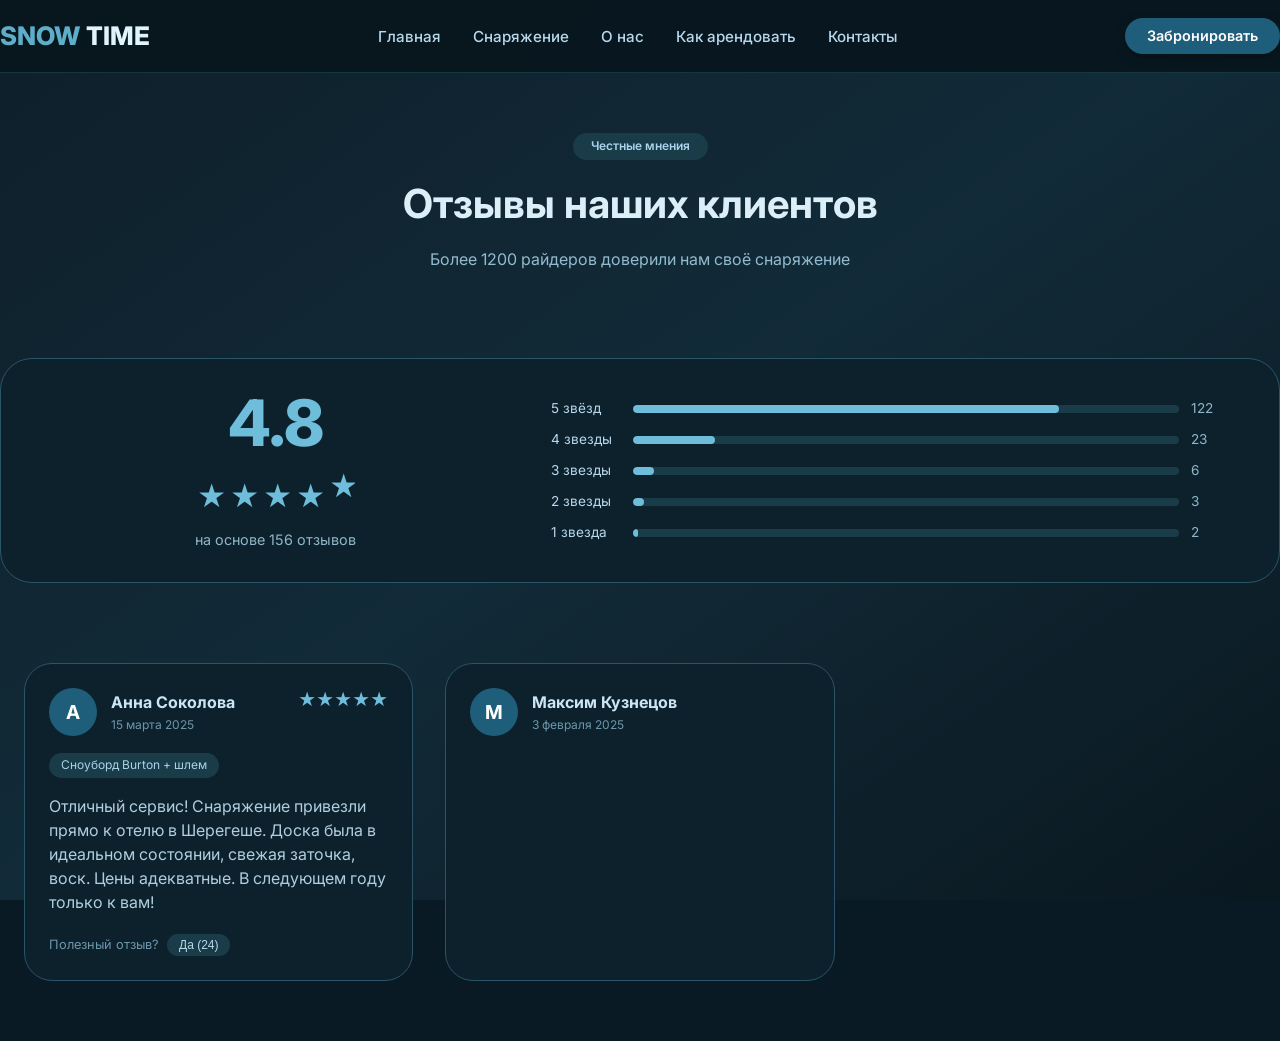
<file: reviews.html>
<!DOCTYPE html>
<html lang="ru">
<head>
    <meta charset="UTF-8">
    <meta name="viewport" content="width=device-width, initial-scale=1.0">
    <title>SnowTime | Отзывы клиентов</title>
    <link href="https://fonts.googleapis.com/css2?family=Inter:opsz,wght@14..32,300;14..32,400;14..32,500;14..32,600;14..32,700&display=swap" rel="stylesheet">
    <link rel="stylesheet" href="style-reviews.css">
</head>
<body>

    <div class="reviews-bg"></div>

    <header>
        <div class="container header-container">
            <div class="logo">
                <span class="logo-icon">SNOW</span>
                <span class="logo-text">TIME</span>
            </div>
            <nav>
                <ul class="nav-links">
                    <li><a href="index.html">Главная</a></li>
                    <li><a href="index.html#catalog">Снаряжение</a></li>
                    <li><a href="index.html#about">О нас</a></li>
                    <li><a href="index.html#rental">Как арендовать</a></li>
                    <li><a href="index.html#contact">Контакты</a></li>
                </ul>
            </nav>
            <a href="index.html#rental" class="btn-primary btn-small">Забронировать</a>
        </div>
    </header>

    <main>
        <section class="reviews-header">
            <div class="container">
                <div class="section-header">
                    <span class="section-subtitle">Честные мнения</span>
                    <h1>Отзывы наших клиентов</h1>
                    <p>Более 1200 райдеров доверили нам своё снаряжение</p>
                </div>
            </div>
        </section>

        <section class="rating-summary">
            <div class="container rating-grid">
                <div class="total-rating">
                    <div class="total-score">4.8</div>
                    <div class="stars">
                        <span class="star">★</span><span class="star">★</span><span class="star">★</span><span class="star">★</span><span class="star half">★</span>
                    </div>
                    <div class="total-count">на основе 156 отзывов</div>
                </div>
                <div class="rating-bars">
                    <div class="bar-item"><span class="bar-label">5 звёзд</span><div class="bar"><div class="bar-fill" style="width: 78%"></div></div><span class="bar-count">122</span></div>
                    <div class="bar-item"><span class="bar-label">4 звезды</span><div class="bar"><div class="bar-fill" style="width: 15%"></div></div><span class="bar-count">23</span></div>
                    <div class="bar-item"><span class="bar-label">3 звезды</span><div class="bar"><div class="bar-fill" style="width: 4%"></div></div><span class="bar-count">6</span></div>
                    <div class="bar-item"><span class="bar-label">2 звезды</span><div class="bar"><div class="bar-fill" style="width: 2%"></div></div><span class="bar-count">3</span></div>
                    <div class="bar-item"><span class="bar-label">1 звезда</span><div class="bar"><div class="bar-fill" style="width: 1%"></div></div><span class="bar-count">2</span></div>
                </div>
            </div>
        </section>

        <section class="reviews-list">
            <div class="container">
                <div class="reviews-grid">
                    <div class="review-card">
                        <div class="review-header">
                            <div class="reviewer-info">
                                <div class="reviewer-avatar">А</div>
                                <div>
                                    <div class="reviewer-name">Анна Соколова</div>
                                    <div class="review-date">15 марта 2025</div>
                                </div>
                            </div>
                            <div class="review-stars">
                                <span class="star-full">★</span><span class="star-full">★</span><span class="star-full">★</span><span class="star-full">★</span><span class="star-full">★</span>
                            </div>
                        </div>
                        <div class="review-equip">Сноуборд Burton + шлем</div>
                        <div class="review-text">
                            Отличный сервис! Снаряжение привезли прямо к отелю в Шерегеше. Доска была в идеальном состоянии, свежая заточка, воск. Цены адекватные. В следующем году только к вам!
                        </div>
                        <div class="review-helpful">Полезный отзыв? <button class="helpful-btn">Да (24)</button></div>
                    </div>

                    <div class="review-card">
                        <div class="review-header">
                            <div class="reviewer-info">
                                <div class="reviewer-avatar">М</div>
                                <div>
                                    <div class="reviewer-name">Максим Кузнецов</div>
                                    <div class="review-date">3 февраля 2025</div>
                                </div>
                            </div>
                            <div class="review-stars">
                                <span class="
</file>
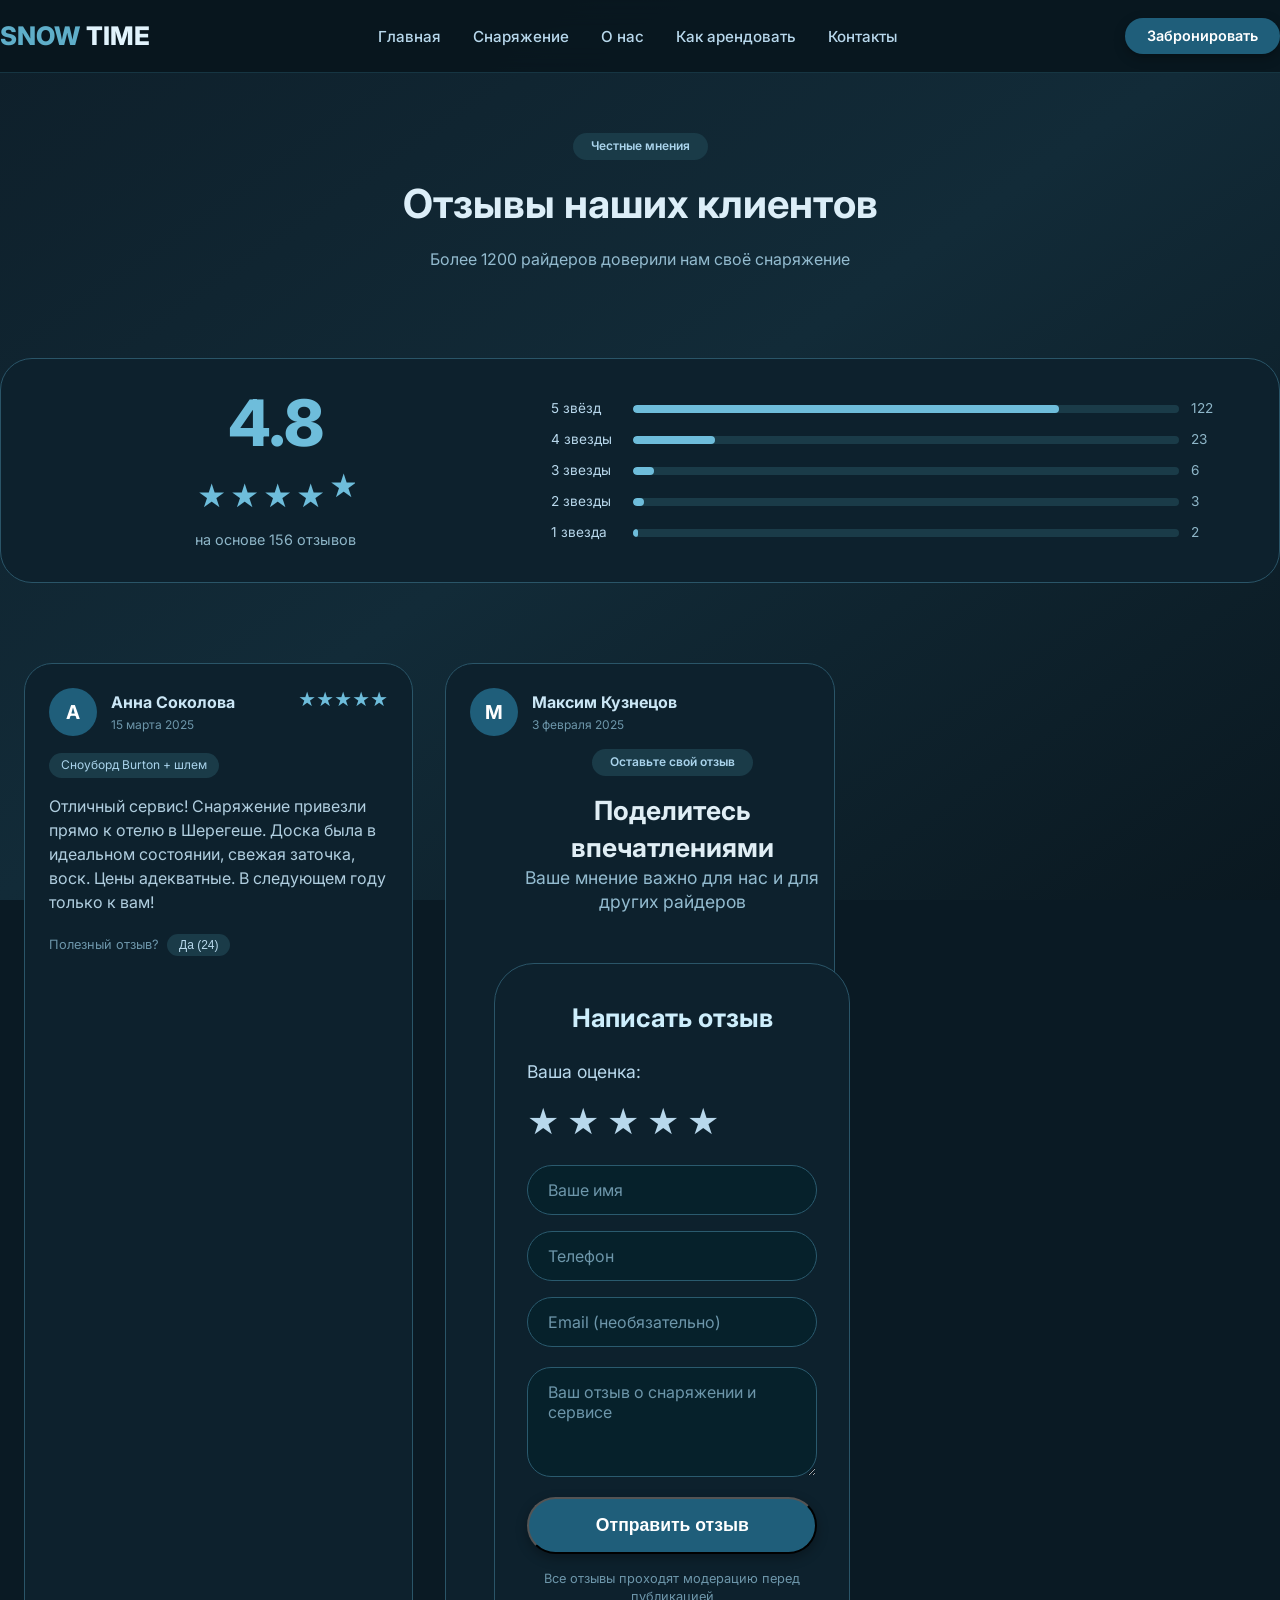
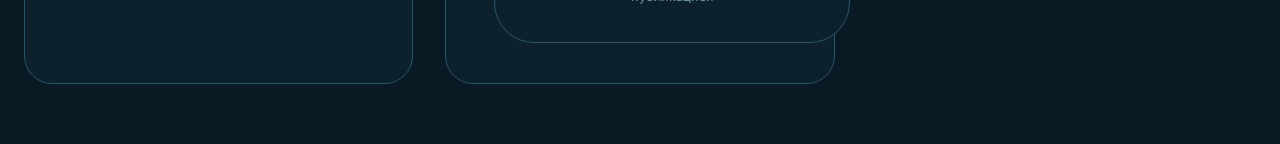
<file: SnowTime/reviews.html>
<!DOCTYPE html>
<html lang="ru">
<head>
    <meta charset="UTF-8">
    <meta name="viewport" content="width=device-width, initial-scale=1.0">
    <title>SnowTime | Отзывы клиентов</title>
    <link href="https://fonts.googleapis.com/css2?family=Inter:opsz,wght@14..32,300;14..32,400;14..32,500;14..32,600;14..32,700&display=swap" rel="stylesheet">
    <link rel="stylesheet" href="style-reviews.css">
</head>
<body>

    <div class="reviews-bg"></div>

    <header>
        <div class="container header-container">
            <div class="logo">
                <span class="logo-icon">SNOW</span>
                <span class="logo-text">TIME</span>
            </div>
            <nav>
                <ul class="nav-links">
                    <li><a href="index.html">Главная</a></li>
                    <li><a href="index.html#catalog">Снаряжение</a></li>
                    <li><a href="index.html#about">О нас</a></li>
                    <li><a href="index.html#rental">Как арендовать</a></li>
                    <li><a href="index.html#contact">Контакты</a></li>
                </ul>
            </nav>
            <a href="index.html#rental" class="btn-primary btn-small">Забронировать</a>
        </div>
    </header>

    <main>
        <section class="reviews-header">
            <div class="container">
                <div class="section-header">
                    <span class="section-subtitle">Честные мнения</span>
                    <h1>Отзывы наших клиентов</h1>
                    <p>Более 1200 райдеров доверили нам своё снаряжение</p>
                </div>
            </div>
        </section>

        <section class="rating-summary">
            <div class="container rating-grid">
                <div class="total-rating">
                    <div class="total-score">4.8</div>
                    <div class="stars">
                        <span class="star">★</span><span class="star">★</span><span class="star">★</span><span class="star">★</span><span class="star half">★</span>
                    </div>
                    <div class="total-count">на основе 156 отзывов</div>
                </div>
                <div class="rating-bars">
                    <div class="bar-item"><span class="bar-label">5 звёзд</span><div class="bar"><div class="bar-fill" style="width: 78%"></div></div><span class="bar-count">122</span></div>
                    <div class="bar-item"><span class="bar-label">4 звезды</span><div class="bar"><div class="bar-fill" style="width: 15%"></div></div><span class="bar-count">23</span></div>
                    <div class="bar-item"><span class="bar-label">3 звезды</span><div class="bar"><div class="bar-fill" style="width: 4%"></div></div><span class="bar-count">6</span></div>
                    <div class="bar-item"><span class="bar-label">2 звезды</span><div class="bar"><div class="bar-fill" style="width: 2%"></div></div><span class="bar-count">3</span></div>
                    <div class="bar-item"><span class="bar-label">1 звезда</span><div class="bar"><div class="bar-fill" style="width: 1%"></div></div><span class="bar-count">2</span></div>
                </div>
            </div>
        </section>

        <section class="reviews-list">
            <div class="container">
                <div class="reviews-grid">
                    <div class="review-card">
                        <div class="review-header">
                            <div class="reviewer-info">
                                <div class="reviewer-avatar">А</div>
                                <div>
                                    <div class="reviewer-name">Анна Соколова</div>
                                    <div class="review-date">15 марта 2025</div>
                                </div>
                            </div>
                            <div class="review-stars">
                                <span class="star-full">★</span><span class="star-full">★</span><span class="star-full">★</span><span class="star-full">★</span><span class="star-full">★</span>
                            </div>
                        </div>
                        <div class="review-equip">Сноуборд Burton + шлем</div>
                        <div class="review-text">
                            Отличный сервис! Снаряжение привезли прямо к отелю в Шерегеше. Доска была в идеальном состоянии, свежая заточка, воск. Цены адекватные. В следующем году только к вам!
                        </div>
                        <div class="review-helpful">Полезный отзыв? <button class="helpful-btn">Да (24)</button></div>
                    </div>

                    <div class="review-card">
                        <div class="review-header">
                            <div class="reviewer-info">
                                <div class="reviewer-avatar">М</div>
                                <div>
                                    <div class="reviewer-name">Максим Кузнецов</div>
                                    <div class="review-date">3 февраля 2025</div>
                                </div>
                            </div>
                            <div class="review-stars">
                                <span class="
                                        <!-- Форма для добавления отзыва -->
        <section class="add-review" id="add-review">
            <div class="container">
                <div class="section-header">
                    <span class="section-subtitle">Оставьте свой отзыв</span>
                    <h2>Поделитесь впечатлениями</h2>
                    <p>Ваше мнение важно для нас и для других райдеров</p>
                </div>
                <div class="review-form-card">
                    <h3>Написать отзыв</h3>
                    <form class="review-form">
                        <div class="rating-input">
                            <span>Ваша оценка:</span>
                            <div class="rating-stars">
                                <span class="rate-star">★</span>
                                <span class="rate-star">★</span>
                                <span class="rate-star">★</span>
                                <span class="rate-star">★</span>
                                <span class="rate-star">★</span>
                            </div>
                        </div>
                        <div class="form-row">
                            <input type="text" placeholder="Ваше имя" required>
                            <input type="tel" placeholder="Телефон">
                            <input type="email" placeholder="Email (необязательно)">
                        </div>
                        <div class="form-row">
                            <textarea rows="4" placeholder="Ваш отзыв о снаряжении и сервисе"></textarea>
                        </div>
                        <button type="submit" class="btn-primary submit-btn">Отправить отзыв</button>
                        <p class="form-note">Все отзывы проходят модерацию перед публикацией</p>
                    </form>
                </div>
            </div>
        </section>
    <script src="obr.js"></script>
</body>
</file>
<file: style.css>
* {
    margin: 0;
    padding: 0;
    box-sizing: border-box;
}

body {
    font-family: 'Inter', sans-serif;
    background: #0a1a24;
    color: #e0eef5;
    line-height: 1.4;
    scroll-behavior: smooth;
}

.snow-bg {
    position: fixed;
    inset: 0;
    background: linear-gradient(145deg, #0e1f2a, #122b38, #0a1820);
    z-index: -2;
}

.container {
    max-width: 1400px;
    margin: 0 auto;
    padding: 0 24px;
}

/* скролл */
::-webkit-scrollbar { width: 10px; }
::-webkit-scrollbar-track { background: #1a2e3c; border-radius: 10px; }
::-webkit-scrollbar-thumb {
    background: url('data:image/svg+xml;utf8,<svg xmlns="http://www.w3.org/2000/svg" viewBox="0 0 24 24" fill="%234d8cac"><path d="M12 2L15 8.5L22 9.5L17 14L18.5 21L12 17.5L5.5 21L7 14L2 9.5L9 8.5L12 2Z"/></svg>') center/18px no-repeat #2c556b;
    border-radius: 10px;
}
* { scrollbar-width: thin; scrollbar-color: #2c556b #1a2e3c; }

/* header */
header {
    background: rgba(8, 22, 30, 0.92);
    backdrop-filter: blur(12px);
    border-bottom: 1px solid rgba(45, 100, 120, 0.4);
    position: sticky;
    top: 0;
    z-index: 100;
}

.header-container {
    display: flex;
    justify-content: space-between;
    align-items: center;
    padding: 18px 0;
    flex-wrap: wrap;
    gap: 16px;
}

.logo {
    display: flex;
    align-items: center;
    gap: 6px;
    font-size: 1.6rem;
    font-weight: 800;
    color: #cdeefc;
}

.logo-icon { color: #5faec9; }
.nav-links { display: flex; gap: 32px; list-style: none; }
.nav-links a {
    text-decoration: none;
    font-weight: 500;
    color: #b8d8ec;
    transition: 0.2s;
}
.nav-links a:hover { color: #7fc7e3; border-bottom: 2px solid #4a8aaa; }

/* кнопки */
.btn-primary, .btn-outline, .btn-small {
    display: inline-block;
    border-radius: 40px;
    font-weight: 600;
    text-decoration: none;
    transition: 0.2s;
    cursor: pointer;
}

.btn-primary {
    background: #1f5e7a;
    color: #fff;
    padding: 12px 28px;
    box-shadow: 0 4px 12px rgba(0, 0, 0, 0.3);
}
.btn-primary:hover { background: #0f455c; transform: translateY(-2px); }

.btn-small { padding: 8px 22px; font-size: 0.9rem; }

.btn-outline {
    background: transparent;
    border: 1.5px solid #4a8aaa;
    color: #b8d8ec;
    padding: 11px 26px;
}
.btn-outline:hover { background: rgba(74, 138, 170, 0.15); transform: translateY(-2px); }

/* ФОТО - ГЛАВНОЕ ИСПРАВЛЕНИЕ */
img {
    max-width: 100%;
    height: auto;
    display: block;
    image-rendering: crisp-edges;
    image-rendering: -webkit-optimize-contrast;
}

.zoom-img {
    overflow: hidden;
    border-radius: 24px;
    cursor: pointer;
    background: #0a1820;
}

.zoom-img img {
    width: 100%;
    height: auto;
    transition: transform 0.4s;
}

.zoom-img:hover img {
    transform: scale(1.03);
}

/* hero */
.hero { padding: 60px 0 70px; }
.hero-grid {
    display: grid;
    grid-template-columns: 1fr 1fr;
    gap: 48px;
    align-items: center;
}
.hero-tag {
    font-size: 0.75rem;
    text-transform: uppercase;
    background: #1b4153;
    padding: 6px 14px;
    border-radius: 30px;
    display: inline-block;
    margin-bottom: 20px;
    color: #b3dff5;
}
.hero-content h1 {
    font-size: 3rem;
    font-weight: 800;
    margin-bottom: 20px;
    color: #e2f0f8;
}
.highlight { color: #6ebddb; border-bottom: 2px solid #3d7d9b; }
.hero-content p {
    color: #b0cedf;
    margin-bottom: 32px;
    line-height: 1.5;
}
.hero-buttons { display: flex; gap: 18px; flex-wrap: wrap; margin-bottom: 40px; }
.hero-stats { display: flex; gap: 40px; }
.hero-stats span {
    font-size: 1.8rem;
    font-weight: 800;
    color: #6ebddb;
    display: block;
}
.hero-image img { border-radius: 24px; box-shadow: 0 20px 35px -10px rgba(0, 0, 0, 0.4); }

/* общие секции */
.section-header { text-align: center; margin-bottom: 48px; }
.section-subtitle {
    display: inline-block;
    background: #1a3b48;
    padding: 5px 18px;
    border-radius: 40px;
    font-size: 0.75rem;
    font-weight: 600;
    color: #aad4ec;
    margin-bottom: 16px;
}
.section-header h2 {
    font-size: 2.2rem;
    font-weight: 700;
    color: #dceef8;
    margin-bottom: 16px;
}
.section-header p { max-width: 600px; margin: 0 auto; color: #93bbcf; }

/* каталог */
.catalog, .steps { background: #0e1f28; }
.catalog { padding: 70px 0; }
.cards-grid {
    display: grid;
    grid-template-columns: repeat(auto-fit, minmax(320px, 1fr));
    gap: 40px;
}
.equip-card {
    background: #122c38;
    border-radius: 28px;
    overflow: hidden;
    transition: 0.3s;
    opacity: 0;
    transform: translateY(30px);
}
.equip-card.visible { opacity: 1; transform: translateY(0); }
.equip-card:hover { transform: translateY(-6px); }
.card-img img {
    width: 100%;
    height: auto;
    display: block;
}
.card-info { padding: 24px; }
.card-info h3 {
    font-size: 1.4rem;
    margin-bottom: 8px;
    color: #cae6f5;
}
.price {
    font-weight: 800;
    font-size: 1.3rem;
    color: #6ebddb;
    margin: 16px 0;
}
.card-link {
    font-weight: 700;
    color: #7fc7e3;
    text-decoration: none;
}

/* о нас */
.about { background: #0a1820; padding: 80px 0; }
.about-grid {
    display: grid;
    grid-template-columns: 1fr 1fr;
    gap: 56px;
    align-items: center;
}
.about-grid > * {
    opacity: 0;
    transform: translateX(-20px);
    transition: 0.6s;
}
.about-grid > *.visible { opacity: 1; transform: translateX(0); }
.about-image img {
    width: 100%;
    height: auto;
    border-radius: 24px;
    box-shadow: 0 20px 30px -10px rgba(0, 0, 0, 0.4);
}
.about-content h2 { font-size: 2rem; margin-bottom: 20px; color: #d2eaf5; }
.about-list { margin: 24px 0; list-style: none; }
.about-list li {
    margin-bottom: 12px;
    padding-left: 24px;
    position: relative;
}
.about-list li::before {
    content: "◆";
    position: absolute;
    left: 0;
    color: #5faec9;
}

/* шаги */
.steps { padding: 80px 0; }
.steps-grid {
    display: grid;
    grid-template-columns: repeat(auto-fit, minmax(250px, 1fr));
    gap: 32px;
    margin-bottom: 56px;
}
.step-card {
    background: #122c38;
    padding: 28px 20px;
    border-radius: 28px;
    text-align: center;
    opacity: 0;
    transform: scale(0.95);
    transition: 0.5s;
}
.step-card.visible { opacity: 1; transform: scale(1); }
.step-number {
    font-size: 3.2rem;
    font-weight: 800;
    color: #2e6d88;
}
.step-card h3 { font-size: 1.4rem; margin: 12px 0; color: #cae6f5; }

/* форма */
.rental-form-card {
    background: #0d212d;
    padding: 36px 32px;
    border-radius: 40px;
    border: 1px solid #2a5568;
}
.rental-form-card h3 {
    font-size: 1.6rem;
    text-align: center;
    color: #cdeefc;
    margin-bottom: 24px;
}
.form-row {
    display: flex;
    flex-wrap: wrap;
    gap: 16px;
    margin-bottom: 24px;
}
.form-row input, .form-row select {
    flex: 1;
    min-width: 180px;
    padding: 14px 20px;
    border-radius: 60px;
    border: 1px solid #2a5a6e;
    background: #06212b;
    color: #e0eef5;
    font-family: inherit;
}
.submit-btn { width: 100%; }
.form-note { text-align: center; margin-top: 16px; font-size: 0.8rem; color: #6d96aa; }

/* галерея */
.gallery-stacked { padding: 60px 0 100px; background: #0a1820; }
.stacked-gallery { max-width: 1200px; margin: 0 auto; display: flex; flex-direction: column; gap: 48px; }
.stack-item {
    position: relative;
    border-radius: 28px;
    overflow: hidden;
    opacity: 0;
    transform: translateY(60px);
    transition: 0.5s;
    cursor: pointer;
    border: 1px solid #2a5568;
    background: #0a1820;
}
.stack-item.visible { opacity: 1; transform: translateY(0); }
.stack-item:hover { transform: scale(1.01) translateY(-4px); border-color: #4a8aaa; }
.stack-item img {
    width: 100%;
    height: auto;
    display: block;
}
.stack-caption {
    position: absolute;
    bottom: 0;
    left: 0;
    right: 0;
    background: linear-gradient(to top, rgba(0, 0, 0, 0.85), transparent);
    color: #eef6fc;
    padding: 30px 24px 20px;
    font-size: 1.2rem;
    font-weight: 600;
    transform: translateY(100%);
    transition: 0.4s;
}
.stack-item:hover .stack-caption { transform: translateY(0); }

/* контакты */
.contact { padding: 70px 0; background: #0d1d28; }
.contact-grid {
    display: grid;
    grid-template-columns: 1fr 1fr;
    gap: 48px;
    align-items: center;
}
.contact-info h2 { font-size: 2rem; margin-bottom: 16px; color: #d2eaf5; }
.contact-details { margin: 28px 0; line-height: 2; color: #bbd9ea; }
.socials span {
    display: inline-block;
    background: #122c38;
    padding: 8px 22px;
    border-radius: 40px;
    margin-right: 12px;
    color: #b8d8ec;
}
.contact-map img {
    width: 100%;
    height: auto;
    border-radius: 28px;
    box-shadow: 0 10px 25px rgba(0, 0, 0, 0.3);
}

/* модалка */
.modal {
    display: none;
    position: fixed;
    inset: 0;
    background: rgba(0, 0, 0, 0.96);
    justify-content: center;
    align-items: center;
    z-index: 1000;
    cursor: pointer;
}
.modal-content { max-width: 90%; max-height: 90%; border-radius: 16px; }
.modal-close {
    position: absolute;
    top: 25px;
    right: 40px;
    color: #cdeefc;
    font-size: 48px;
    cursor: pointer;
}

/* footer */
footer { background: #061218; color: #8bb3c5; padding: 40px 0 30px; border-top: 1px solid #1f4457; }
.footer-container {
    display: flex;
    justify-content: space-between;
    align-items: center;
    flex-wrap: wrap;
    gap: 20px;
}
.footer-links a { color: #8bb3c5; text-decoration: none; margin: 0 14px; }

/* адаптив */
@media (max-width: 900px) {
    .hero-grid, .about-grid, .contact-grid { grid-template-columns: 1fr; }
    .hero-content h1 { font-size: 2.2rem; }
    .header-container { flex-direction: column; }
    .nav-links { flex-wrap: wrap; justify-content: center; }
    .form-row { flex-direction: column; }
    .cards-grid { grid-template-columns: 1fr; }
}
</file>
<file: SnowTime/style.css>
* {
    margin: 0;
    padding: 0;
    box-sizing: border-box;
}

body {
    font-family: 'Inter', sans-serif;
    background: #0a1a24;
    color: #e0eef5;
    line-height: 1.4;
    scroll-behavior: smooth;
}

.snow-bg {
    position: fixed;
    inset: 0;
    background: linear-gradient(145deg, #0e1f2a, #122b38, #0a1820);
    z-index: -2;
}

.container {
    max-width: 1400px;
    margin: 0 auto;
    padding: 0 24px;
}

::-webkit-scrollbar { width: 10px; }
::-webkit-scrollbar-track { background: #1a2e3c; border-radius: 10px; }
::-webkit-scrollbar-thumb {
    background: url('data:image/svg+xml;utf8,<svg xmlns="http://www.w3.org/2000/svg" viewBox="0 0 24 24" fill="%234d8cac"><path d="M12 2L15 8.5L22 9.5L17 14L18.5 21L12 17.5L5.5 21L7 14L2 9.5L9 8.5L12 2Z"/></svg>') center/18px no-repeat #2c556b;
    border-radius: 10px;
}
* { scrollbar-width: thin; scrollbar-color: #2c556b #1a2e3c; }

header {
    background: rgba(8, 22, 30, 0.92);
    backdrop-filter: blur(12px);
    border-bottom: 1px solid rgba(45, 100, 120, 0.4);
    position: sticky;
    top: 0;
    z-index: 100;
}

.header-container {
    display: flex;
    justify-content: space-between;
    align-items: center;
    padding: 18px 0;
    flex-wrap: wrap;
    gap: 16px;
}

.logo {
    display: flex;
    align-items: center;
    gap: 6px;
    font-size: 1.6rem;
    font-weight: 800;
    color: #cdeefc;
}

.logo-icon { color: #5faec9; }
.nav-links { display: flex; gap: 32px; list-style: none; }
.nav-links a {
    text-decoration: none;
    font-weight: 500;
    color: #b8d8ec;
    transition: 0.2s;
}
.nav-links a:hover { color: #7fc7e3; border-bottom: 2px solid #4a8aaa; }
.nav-links .reviews-nav-link {
    color: #6ebddb;
    font-weight: 600;
    border-bottom: 2px solid #4a8aaa;
}

.btn-primary, .btn-outline, .btn-small {
    display: inline-block;
    border-radius: 40px;
    font-weight: 600;
    text-decoration: none;
    transition: 0.2s;
    cursor: pointer;
}

.btn-primary {
    background: #1f5e7a;
    color: #fff;
    padding: 12px 28px;
    box-shadow: 0 4px 12px rgba(0, 0, 0, 0.3);
}
.btn-primary:hover { background: #0f455c; transform: translateY(-2px); }
.btn-small { padding: 8px 22px; font-size: 0.9rem; }

.btn-outline {
    background: transparent;
    border: 1.5px solid #4a8aaa;
    color: #b8d8ec;
    padding: 11px 26px;
}
.btn-outline:hover { background: rgba(74, 138, 170, 0.15); transform: translateY(-2px); }

.zoom-img { overflow: hidden; border-radius: 24px; cursor: pointer; }
.zoom-img img {
    width: 100%;
    height: auto;
    display: block;
    transition: transform 0.4s;
}
.zoom-img:hover img { transform: scale(1.03); }

.hero { padding: 60px 0 70px; }
.hero-grid {
    display: grid;
    grid-template-columns: 1fr 1fr;
    gap: 48px;
    align-items: center;
}
.hero-tag {
    font-size: 0.75rem;
    text-transform: uppercase;
    background: #1b4153;
    padding: 6px 14px;
    border-radius: 30px;
    display: inline-block;
    margin-bottom: 20px;
    color: #b3dff5;
}
.hero-content h1 {
    font-size: 3rem;
    font-weight: 800;
    margin-bottom: 20px;
    color: #e2f0f8;
}
.highlight { color: #6ebddb; border-bottom: 2px solid #3d7d9b; }
.hero-content p {
    color: #b0cedf;
    margin-bottom: 32px;
    line-height: 1.5;
}
.hero-buttons { display: flex; gap: 18px; flex-wrap: wrap; margin-bottom: 40px; }
.hero-stats { display: flex; gap: 40px; }
.hero-stats span {
    font-size: 1.8rem;
    font-weight: 800;
    color: #6ebddb;
    display: block;
}
.hero-image img { border-radius: 24px; box-shadow: 0 20px 35px -10px rgba(0, 0, 0, 0.4); }

.section-header { text-align: center; margin-bottom: 48px; }
.section-subtitle {
    display: inline-block;
    background: #1a3b48;
    padding: 5px 18px;
    border-radius: 40px;
    font-size: 0.75rem;
    font-weight: 600;
    color: #aad4ec;
    margin-bottom: 16px;
}
.section-header h2 {
    font-size: 2.2rem;
    font-weight: 700;
    color: #dceef8;
    margin-bottom: 16px;
}
.section-header p { max-width: 600px; margin: 0 auto; color: #93bbcf; }

.catalog, .steps { background: #0e1f28; }
.catalog { padding: 70px 0; }
.cards-grid {
    display: grid;
    grid-template-columns: repeat(auto-fit, minmax(320px, 1fr));
    gap: 40px;
}
.equip-card {
    background: #122c38;
    border-radius: 28px;
    overflow: hidden;
    transition: 0.3s;
    opacity: 0;
    transform: translateY(30px);
}
.equip-card.visible { opacity: 1; transform: translateY(0); }
.equip-card:hover { transform: translateY(-6px); }
.card-img img { width: 100%; height: auto; display: block; }
.card-info { padding: 24px; }
.card-info h3 {
    font-size: 1.4rem;
    margin-bottom: 8px;
    color: #cae6f5;
}
.price {
    font-weight: 800;
    font-size: 1.3rem;
    color: #6ebddb;
    margin: 16px 0;
}
.card-link {
    font-weight: 700;
    color: #7fc7e3;
    text-decoration: none;
}

.about { background: #0a1820; padding: 80px 0; }
.about-grid {
    display: grid;
    grid-template-columns: 1fr 1fr;
    gap: 56px;
    align-items: center;
}
.about-grid > * {
    opacity: 0;
    transform: translateX(-20px);
    transition: 0.6s;
}
.about-grid > *.visible { opacity: 1; transform: translateX(0); }
.about-image img { border-radius: 24px; }
.about-content h2 { font-size: 2rem; margin-bottom: 20px; color: #d2eaf5; }
.about-list { margin: 24px 0; list-style: none; }
.about-list li {
    margin-bottom: 12px;
    padding-left: 24px;
    position: relative;
}
.about-list li::before {
    content: "◆";
    position: absolute;
    left: 0;
    color: #5faec9;
}

.steps { padding: 80px 0; }
.steps-grid {
    display: grid;
    grid-template-columns: repeat(auto-fit, minmax(250px, 1fr));
    gap: 32px;
    margin-bottom: 56px;
}
.step-card {
    background: #122c38;
    padding: 28px 20px;
    border-radius: 28px;
    text-align: center;
    opacity: 0;
    transform: scale(0.95);
    transition: 0.5s;
}
.step-card.visible { opacity: 1; transform: scale(1); }
.step-number {
    font-size: 3.2rem;
    font-weight: 800;
    color: #2e6d88;
}
.step-card h3 { font-size: 1.4rem; margin: 12px 0; color: #cae6f5; }

.rental-form-card {
    background: #0d212d;
    padding: 36px 32px;
    border-radius: 40px;
    border: 1px solid #2a5568;
}
.rental-form-card h3 {
    font-size: 1.6rem;
    text-align: center;
    color: #cdeefc;
    margin-bottom: 24px;
}
.form-row {
    display: flex;
    flex-wrap: wrap;
    gap: 16px;
    margin-bottom: 24px;
}
.form-row input, .form-row select {
    flex: 1;
    min-width: 180px;
    padding: 14px 20px;
    border-radius: 60px;
    border: 1px solid #2a5a6e;
    background: #06212b;
    color: #e0eef5;
    font-family: inherit;
}
.submit-btn { width: 100%; }
.form-note { text-align: center; margin-top: 16px; font-size: 0.8rem; color: #6d96aa; }

.gallery-stacked { padding: 60px 0 100px; background: #0a1820; }
.stacked-gallery { max-width: 1200px; margin: 0 auto; display: flex; flex-direction: column; gap: 48px; }
.stack-item {
    position: relative;
    border-radius: 28px;
    overflow: hidden;
    opacity: 0;
    transform: translateY(60px);
    transition: 0.5s;
    cursor: pointer;
    border: 1px solid #2a5568;
    background: #0a1820;
}
.stack-item.visible { opacity: 1; transform: translateY(0); }
.stack-item:hover { transform: scale(1.01) translateY(-4px); border-color: #4a8aaa; }
.stack-item img { width: 100%; height: auto; display: block; }
.stack-caption {
    position: absolute;
    bottom: 0;
    left: 0;
    right: 0;
    background: linear-gradient(to top, rgba(0, 0, 0, 0.85), transparent);
    color: #eef6fc;
    padding: 30px 24px 20px;
    font-size: 1.2rem;
    font-weight: 600;
    transform: translateY(100%);
    transition: 0.4s;
}
.stack-item:hover .stack-caption { transform: translateY(0); }

.reviews-button-wrapper {
    text-align: center;
    margin-top: 60px;
}
.reviews-main-btn {
    background: #1f5e7a;
    padding: 14px 36px;
    font-size: 1.1rem;
}
.reviews-main-btn:hover { background: #0f455c; }

.contact { padding: 70px 0; background: #0d1d28; }
.contact-grid {
    display: grid;
    grid-template-columns: 1fr 1fr;
    gap: 48px;
    align-items: center;
}
.contact-info h2 { font-size: 2rem; margin-bottom: 16px; color: #d2eaf5; }
.contact-details { margin: 28px 0; line-height: 2; color: #bbd9ea; }
.socials span {
    display: inline-block;
    background: #122c38;
    padding: 8px 22px;
    border-radius: 40px;
    margin-right: 12px;
    color: #b8d8ec;
}
.contact-map img { border-radius: 28px; }

.modal {
    display: none;
    position: fixed;
    inset: 0;
    background: rgba(0, 0, 0, 0.96);
    justify-content: center;
    align-items: center;
    z-index: 1000;
    cursor: pointer;
}
.modal-content { max-width: 90%; max-height: 90%; border-radius: 16px; }
.modal-close {
    position: absolute;
    top: 25px;
    right: 40px;
    color: #cdeefc;
    font-size: 48px;
    cursor: pointer;
}

footer { background: #061218; color: #8bb3c5; padding: 40px 0 30px; border-top: 1px solid #1f4457; }
.footer-container {
    display: flex;
    justify-content: space-between;
    align-items: center;
    flex-wrap: wrap;
    gap: 20px;
}
.footer-links a { color: #8bb3c5; text-decoration: none; margin: 0 14px; }

@media (max-width: 900px) {
    .hero-grid, .about-grid, .contact-grid { grid-template-columns: 1fr; }
    .hero-content h1 { font-size: 2.2rem; }
    .header-container { flex-direction: column; }
    .nav-links { flex-wrap: wrap; justify-content: center; }
    .form-row { flex-direction: column; }
    .cards-grid { grid-template-columns: 1fr; }
}
</file>
<file: style-reviews.css>
* {
    margin: 0;
    padding: 0;
    box-sizing: border-box;
}

body {
    font-family: 'Inter', sans-serif;
    background: #0a1a24;
    color: #e0eef5;
    line-height: 1.4;
    scroll-behavior: smooth;
}

.reviews-bg {
    position: fixed;
    inset: 0;
    background: linear-gradient(145deg, #0e1f2a, #122b38, #0a1820);
    z-index: -2;
}

.container {
    max-width: 1280px;
    margin: 0 auto;
    padding: 0 24px;
}

/* header */
header {
    background: rgba(8, 22, 30, 0.92);
    backdrop-filter: blur(12px);
    border-bottom: 1px solid rgba(45, 100, 120, 0.4);
    position: sticky;
    top: 0;
    z-index: 100;
}

.header-container {
    display: flex;
    justify-content: space-between;
    align-items: center;
    padding: 18px 0;
    flex-wrap: wrap;
    gap: 16px;
}

.logo {
    display: flex;
    align-items: center;
    gap: 6px;
    font-size: 1.6rem;
    font-weight: 800;
    color: #cdeefc;
}

.logo-icon { color: #5faec9; }
.logo-text { color: #e1f3fc; }

.nav-links {
    display: flex;
    gap: 32px;
    list-style: none;
}

.nav-links a {
    text-decoration: none;
    font-weight: 500;
    color: #b8d8ec;
    transition: 0.2s;
    font-size: 0.95rem;
}

.nav-links a:hover { color: #7fc7e3; border-bottom: 2px solid #4a8aaa; }

/* кнопки */
.btn-primary {
    background: #1f5e7a;
    color: #fff;
    padding: 12px 28px;
    border-radius: 40px;
    font-weight: 600;
    text-decoration: none;
    display: inline-block;
    transition: 0.2s;
    box-shadow: 0 4px 12px rgba(0, 0, 0, 0.3);
}

.btn-primary:hover { background: #0f455c; transform: translateY(-2px); }

.btn-small { padding: 8px 22px; font-size: 0.9rem; }

/* заголовки секций */
.section-header { text-align: center; margin-bottom: 48px; }
.section-subtitle {
    display: inline-block;
    background: #1a3b48;
    padding: 5px 18px;
    border-radius: 40px;
    font-size: 0.75rem;
    font-weight: 600;
    color: #aad4ec;
    margin-bottom: 16px;
}
.section-header h1 {
    font-size: 2.5rem;
    font-weight: 700;
    color: #dceef8;
    margin-bottom: 16px;
}
.section-header p { color: #93bbcf; }

.reviews-header { padding: 60px 0 40px; }

/* рейтинг сводка */
.rating-summary { padding: 0 0 40px; }
.rating-grid {
    display: grid;
    grid-template-columns: 1fr 1.5fr;
    gap: 48px;
    align-items: center;
    background: #0d212d;
    border-radius: 32px;
    padding: 32px 48px;
    border: 1px solid #2a5568;
}

.total-rating { text-align: center; }
.total-score { font-size: 4rem; font-weight: 800; color: #6ebddb; line-height: 1; }
.stars { font-size: 1.8rem; letter-spacing: 4px; margin: 12px 0; }
.star { color: #6ebddb; }
.half { position: relative; display: inline-block; overflow: hidden; width: 0.9em; }
.total-count { color: #8eb6c8; font-size: 0.9rem; }

.rating-bars { display: flex; flex-direction: column; gap: 12px; }
.bar-item {
    display: flex;
    align-items: center;
    gap: 12px;
    font-size: 0.85rem;
}
.bar-label { width: 70px; color: #b8d8ec; }
.bar {
    flex: 1;
    height: 8px;
    background: #1a3b48;
    border-radius: 10px;
    overflow: hidden;
}
.bar-fill { height: 100%; background: #6ebddb; border-radius: 10px; }
.bar-count { width: 40px; color: #8eb6c8; }

/* сетка отзывов */
.reviews-list { padding: 40px 0 60px; }
.reviews-grid {
    display: grid;
    grid-template-columns: repeat(auto-fill, minmax(380px, 1fr));
    gap: 32px;
}

.review-card {
    background: #0d212d;
    border-radius: 28px;
    padding: 24px;
    border: 1px solid #2a5568;
    transition: 0.3s;
}

.review-card:hover { transform: translateY(-4px); border-color: #4a8aaa; }

.review-header {
    display: flex;
    justify-content: space-between;
    align-items: flex-start;
    margin-bottom: 16px;
    flex-wrap: wrap;
    gap: 12px;
}

.reviewer-info { display: flex; gap: 14px; align-items: center; }
.reviewer-avatar {
    width: 48px;
    height: 48px;
    background: #1f5e7a;
    border-radius: 50%;
    display: flex;
    align-items: center;
    justify-content: center;
    font-weight: 700;
    font-size: 1.2rem;
    color: #fff;
}
.reviewer-name { font-weight: 700; color: #cae6f5; margin-bottom: 4px; }
.review-date { font-size: 0.75rem; color: #6d96aa; }

.review-stars { font-size: 1.1rem; }
.star-full { color: #6ebddb; }
.star-empty { color: #2a5568; }
.star-half { color: #6ebddb; position: relative; }

.review-equip {
    display: inline-block;
    background: #1a3b48;
    padding: 4px 12px;
    border-radius: 20px;
    font-size: 0.75rem;
    color: #aad4ec;
    margin-bottom: 16px;
}

.review-text {
    color: #b0cedf;
    line-height: 1.5;
    margin-bottom: 20px;
}

.review-helpful {
    font-size: 0.8rem;
    color: #6d96aa;
    display: flex;
    align-items: center;
    gap: 8px;
}

.helpful-btn {
    background: #1a3b48;
    border: none;
    color: #b8d8ec;
    padding: 4px 12px;
    border-radius: 20px;
    cursor: pointer;
    font-size: 0.75rem;
    transition: 0.2s;
}

.helpful-btn:hover { background: #2a5568; }

/* форма отзыва */
.add-review { padding: 40px 0 80px; }
.review-form-card {
    background: #0d212d;
    padding: 36px 32px;
    border-radius: 40px;
    border: 1px solid #2a5568;
}

.review-form-card h3 {
    font-size: 1.6rem;
    text-align: center;
    color: #cdeefc;
    margin-bottom: 24px;
}

.rating-input {
    display: flex;
    align-items: center;
    gap: 16px;
    margin-bottom: 20px;
    flex-wrap: wrap;
}

.rating-input span { color: #b8d8ec; }

.rating-stars {
    display: flex;
    gap: 8px;
    font-size: 1.8rem;
    cursor: pointer;
}

.rate-star {
    color: #2a5568;
    transition: 0.2s;
    cursor: pointer;
}

.rate-star:hover { color: #6ebddb; }

.form-row {
    display: flex;
    flex-wrap: wrap;
    gap: 16px;
    margin-bottom: 20px;
}

.form-row input, .form-row textarea, .form-row select {
    flex: 1;
    min-width: 200px;
    padding: 14px 20px;
    border-radius: 60px;
    border: 1px solid #2a5a6e;
    background: #06212b;
    color: #e0eef5;
    font-family: inherit;
    font-size: 1rem;
}

.form-row textarea { border-radius: 24px; resize: vertical; }

.form-row input::placeholder, .form-row textarea::placeholder { color: #6d96aa; }
.form-row input:focus, .form-row textarea:focus, .form-row select:focus {
    outline: none;
    border-color: #5faec9;
}

.submit-btn { width: 100%; }

.form-note {
    text-align: center;
    margin-top: 16px;
    font-size: 0.8rem;
    color: #6d96aa;
}

/* footer */
footer {
    background: #061218;
    color: #8bb3c5;
    padding: 40px 0 30px;
    border-top: 1px solid #1f4457;
}

.footer-container {
    display: flex;
    justify-content: space-between;
    align-items: center;
    flex-wrap: wrap;
    gap: 20px;
}

.footer-links a {
    color: #8bb3c5;
    text-decoration: none;
    margin: 0 14px;
    transition: 0.2s;
}

.footer-links a:hover { color: #c9e6f5; }

.footer-copy { font-size: 0.8rem; opacity: 0.7; }

/* адаптив */
@media (max-width: 900px) {
    .rating-grid { grid-template-columns: 1fr; padding: 24px; }
    .reviews-grid { grid-template-columns: 1fr; }
    .header-container { flex-direction: column; }
    .nav-links { flex-wrap: wrap; justify-content: center; }
    .section-header h1 { font-size: 1.8rem; }
    .rating-input { flex-direction: column; align-items: flex-start; }
}
</file>
<file: SnowTime/style-reviews.css>
* {
    margin: 0;
    padding: 0;
    box-sizing: border-box;
}

body {
    font-family: 'Inter', sans-serif;
    background: #0a1a24;
    color: #e0eef5;
    line-height: 1.4;
    scroll-behavior: smooth;
}

.reviews-bg {
    position: fixed;
    inset: 0;
    background: linear-gradient(145deg, #0e1f2a, #122b38, #0a1820);
    z-index: -2;
}

.container {
    max-width: 1280px;
    margin: 0 auto;
    padding: 0 24px;
}

/* header */
header {
    background: rgba(8, 22, 30, 0.92);
    backdrop-filter: blur(12px);
    border-bottom: 1px solid rgba(45, 100, 120, 0.4);
    position: sticky;
    top: 0;
    z-index: 100;
}

.header-container {
    display: flex;
    justify-content: space-between;
    align-items: center;
    padding: 18px 0;
    flex-wrap: wrap;
    gap: 16px;
}

.logo {
    display: flex;
    align-items: center;
    gap: 6px;
    font-size: 1.6rem;
    font-weight: 800;
    color: #cdeefc;
}

.logo-icon { color: #5faec9; }
.logo-text { color: #e1f3fc; }

.nav-links {
    display: flex;
    gap: 32px;
    list-style: none;
}

.nav-links a {
    text-decoration: none;
    font-weight: 500;
    color: #b8d8ec;
    transition: 0.2s;
    font-size: 0.95rem;
}

.nav-links a:hover { color: #7fc7e3; border-bottom: 2px solid #4a8aaa; }

/* кнопки */
.btn-primary {
    background: #1f5e7a;
    color: #fff;
    padding: 12px 28px;
    border-radius: 40px;
    font-weight: 600;
    text-decoration: none;
    display: inline-block;
    transition: 0.2s;
    box-shadow: 0 4px 12px rgba(0, 0, 0, 0.3);
}

.btn-primary:hover { background: #0f455c; transform: translateY(-2px); }

.btn-small { padding: 8px 22px; font-size: 0.9rem; }

/* заголовки секций */
.section-header { text-align: center; margin-bottom: 48px; }
.section-subtitle {
    display: inline-block;
    background: #1a3b48;
    padding: 5px 18px;
    border-radius: 40px;
    font-size: 0.75rem;
    font-weight: 600;
    color: #aad4ec;
    margin-bottom: 16px;
}
.section-header h1 {
    font-size: 2.5rem;
    font-weight: 700;
    color: #dceef8;
    margin-bottom: 16px;
}
.section-header p { color: #93bbcf; }

.reviews-header { padding: 60px 0 40px; }

/* рейтинг сводка */
.rating-summary { padding: 0 0 40px; }
.rating-grid {
    display: grid;
    grid-template-columns: 1fr 1.5fr;
    gap: 48px;
    align-items: center;
    background: #0d212d;
    border-radius: 32px;
    padding: 32px 48px;
    border: 1px solid #2a5568;
}

.total-rating { text-align: center; }
.total-score { font-size: 4rem; font-weight: 800; color: #6ebddb; line-height: 1; }
.stars { font-size: 1.8rem; letter-spacing: 4px; margin: 12px 0; }
.star { color: #6ebddb; }
.half { position: relative; display: inline-block; overflow: hidden; width: 0.9em; }
.total-count { color: #8eb6c8; font-size: 0.9rem; }

.rating-bars { display: flex; flex-direction: column; gap: 12px; }
.bar-item {
    display: flex;
    align-items: center;
    gap: 12px;
    font-size: 0.85rem;
}
.bar-label { width: 70px; color: #b8d8ec; }
.bar {
    flex: 1;
    height: 8px;
    background: #1a3b48;
    border-radius: 10px;
    overflow: hidden;
}
.bar-fill { height: 100%; background: #6ebddb; border-radius: 10px; }
.bar-count { width: 40px; color: #8eb6c8; }

/* сетка отзывов */
.reviews-list { padding: 40px 0 60px; }
.reviews-grid {
    display: grid;
    grid-template-columns: repeat(auto-fill, minmax(380px, 1fr));
    gap: 32px;
}

.review-card {
    background: #0d212d;
    border-radius: 28px;
    padding: 24px;
    border: 1px solid #2a5568;
    transition: 0.3s;
}

.review-card:hover { transform: translateY(-4px); border-color: #4a8aaa; }

.review-header {
    display: flex;
    justify-content: space-between;
    align-items: flex-start;
    margin-bottom: 16px;
    flex-wrap: wrap;
    gap: 12px;
}

.reviewer-info { display: flex; gap: 14px; align-items: center; }
.reviewer-avatar {
    width: 48px;
    height: 48px;
    background: #1f5e7a;
    border-radius: 50%;
    display: flex;
    align-items: center;
    justify-content: center;
    font-weight: 700;
    font-size: 1.2rem;
    color: #fff;
}
.reviewer-name { font-weight: 700; color: #cae6f5; margin-bottom: 4px; }
.review-date { font-size: 0.75rem; color: #6d96aa; }

.review-stars { font-size: 1.1rem; }
.star-full { color: #6ebddb; }
.star-empty { color: #2a5568; }
.star-half { color: #6ebddb; position: relative; }

.review-equip {
    display: inline-block;
    background: #1a3b48;
    padding: 4px 12px;
    border-radius: 20px;
    font-size: 0.75rem;
    color: #aad4ec;
    margin-bottom: 16px;
}

.review-text {
    color: #b0cedf;
    line-height: 1.5;
    margin-bottom: 20px;
}

.review-helpful {
    font-size: 0.8rem;
    color: #6d96aa;
    display: flex;
    align-items: center;
    gap: 8px;
}

.helpful-btn {
    background: #1a3b48;
    border: none;
    color: #b8d8ec;
    padding: 4px 12px;
    border-radius: 20px;
    cursor: pointer;
    font-size: 0.75rem;
    transition: 0.2s;
}

.helpful-btn:hover { background: #2a5568; }

/* форма отзыва */
.add-review { padding: 40px 0 80px; }
.review-form-card {
    background: #0d212d;
    padding: 36px 32px;
    border-radius: 40px;
    border: 1px solid #2a5568;
}

.review-form-card h3 {
    font-size: 1.6rem;
    text-align: center;
    color: #cdeefc;
    margin-bottom: 24px;
}

.rating-input {
    display: flex;
    align-items: center;
    gap: 16px;
    margin-bottom: 20px;
    flex-wrap: wrap;
}

.rating-input span { color: #b8d8ec; }

.rating-stars {
    display: flex;
    gap: 8px;
    font-size: 1.8rem;
    cursor: pointer;
}

.rate-star {
    color: #2a5568;
    transition: 0.2s;
    cursor: pointer;
}

.rate-star:hover { color: #6ebddb; }

.form-row {
    display: flex;
    flex-wrap: wrap;
    gap: 16px;
    margin-bottom: 20px;
}

.form-row input, .form-row textarea, .form-row select {
    flex: 1;
    min-width: 200px;
    padding: 14px 20px;
    border-radius: 60px;
    border: 1px solid #2a5a6e;
    background: #06212b;
    color: #e0eef5;
    font-family: inherit;
    font-size: 1rem;
}

.form-row textarea { border-radius: 24px; resize: vertical; }

.form-row input::placeholder, .form-row textarea::placeholder { color: #6d96aa; }
.form-row input:focus, .form-row textarea:focus, .form-row select:focus {
    outline: none;
    border-color: #5faec9;
}

.submit-btn { width: 100%; }

.form-note {
    text-align: center;
    margin-top: 16px;
    font-size: 0.8rem;
    color: #6d96aa;
}

/* footer */
footer {
    background: #061218;
    color: #8bb3c5;
    padding: 40px 0 30px;
    border-top: 1px solid #1f4457;
}

.footer-container {
    display: flex;
    justify-content: space-between;
    align-items: center;
    flex-wrap: wrap;
    gap: 20px;
}

.footer-links a {
    color: #8bb3c5;
    text-decoration: none;
    margin: 0 14px;
    transition: 0.2s;
}

.footer-links a:hover { color: #c9e6f5; }

.footer-copy { font-size: 0.8rem; opacity: 0.7; }

/* адаптив */
@media (max-width: 900px) {
    .rating-grid { grid-template-columns: 1fr; padding: 24px; }
    .reviews-grid { grid-template-columns: 1fr; }
    .header-container { flex-direction: column; }
    .nav-links { flex-wrap: wrap; justify-content: center; }
    .section-header h1 { font-size: 1.8rem; }
    .rating-input { flex-direction: column; align-items: flex-start; }
}
/* стили для формы отзыва */
.review-form-card .form-row {
    display: flex;
    flex-wrap: wrap;
    gap: 16px;
    margin-bottom: 20px;
}

.review-form-card .form-row input,
.review-form-card .form-row textarea {
    flex: 1;
    min-width: 200px;
    padding: 14px 20px;
    border-radius: 60px;
    border: 1px solid #2a5a6e;
    background: #06212b;
    color: #e0eef5;
    font-family: inherit;
    font-size: 1rem;
}

.review-form-card .form-row textarea {
    border-radius: 24px;
    resize: vertical;
}

.review-form-card .form-row input::placeholder,
.review-form-card .form-row textarea::placeholder {
    color: #6d96aa;
}

.review-form-card .form-row input:focus,
.review-form-card .form-row textarea:focus {
    outline: none;
    border-color: #5faec9;
}

.review-form-card .submit-btn {
    width: 100%;
    padding: 16px;
    font-size: 1.1rem;
}

.rate-star {
    color: #2a5568;
    transition: 0.2s;
    cursor: pointer;
    font-size: 2rem;
}

.rate-star.active {
    color: #6ebddb;
}
</file>
